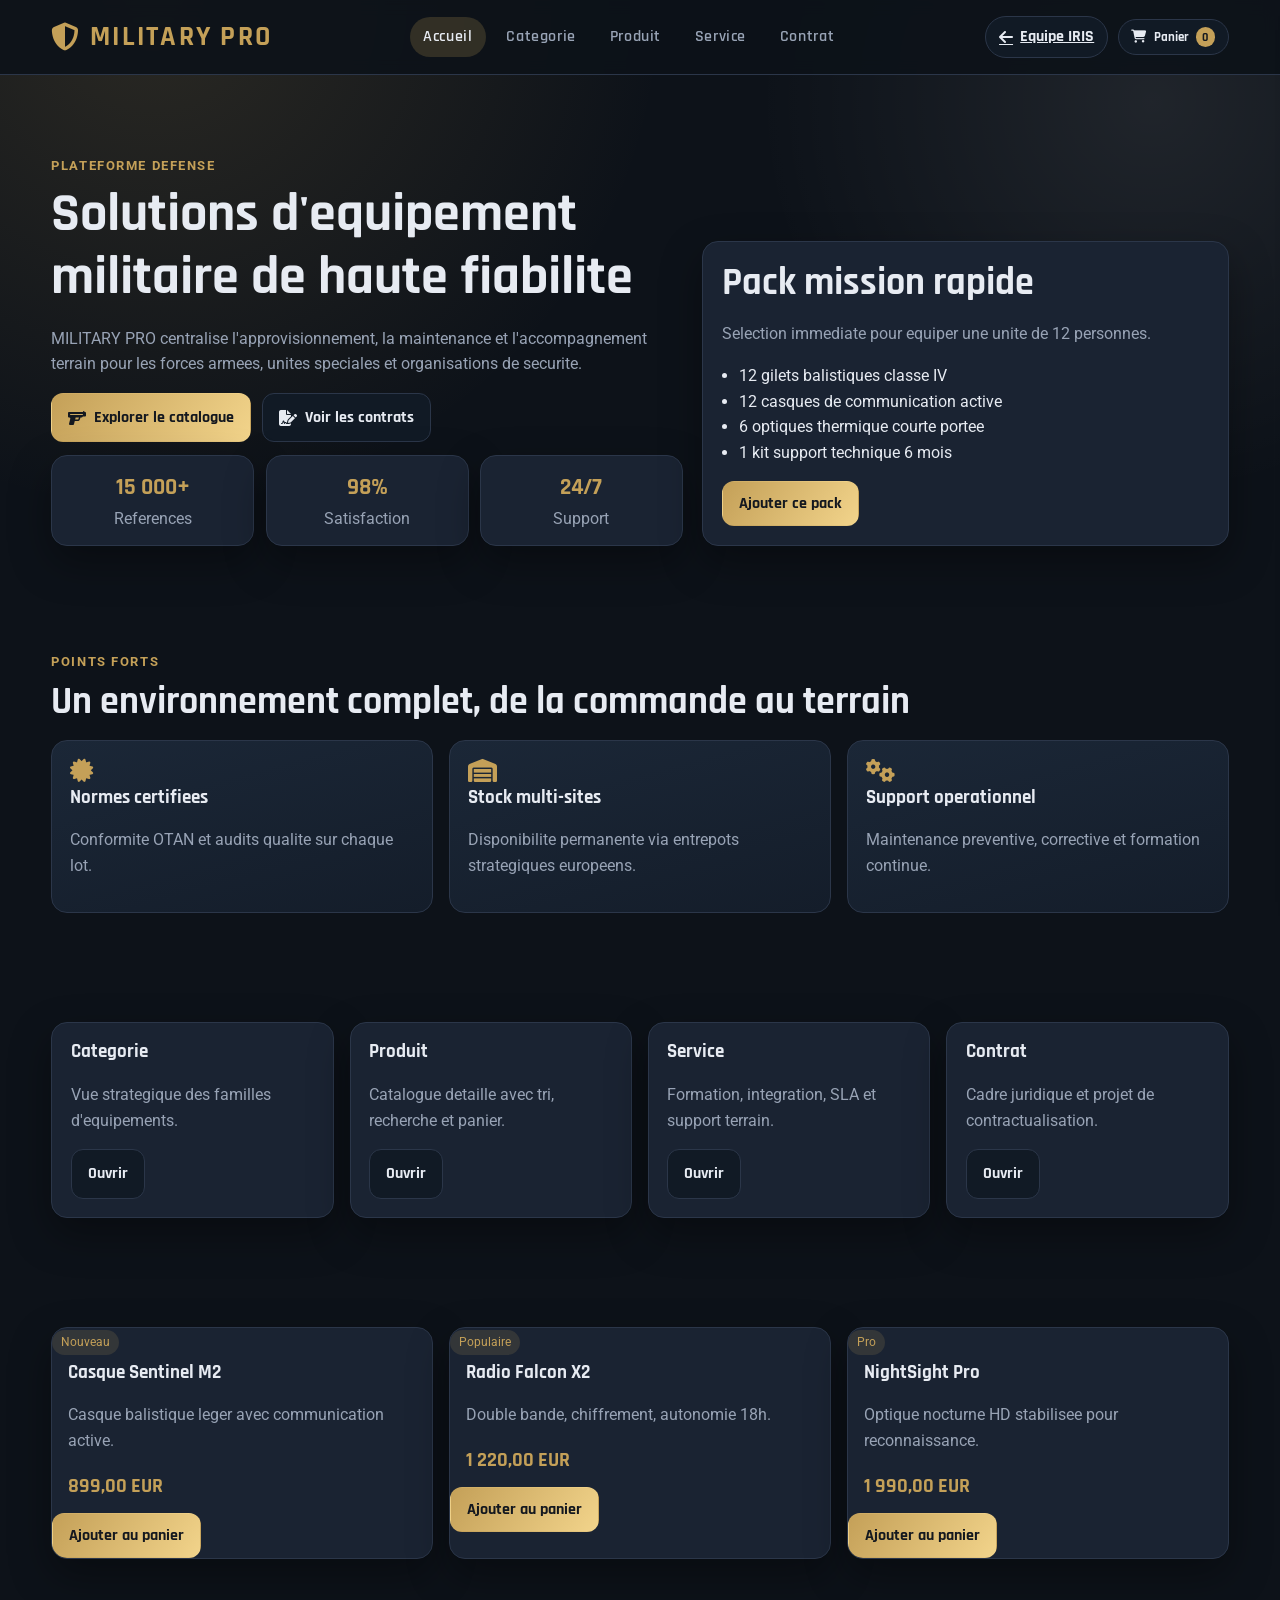
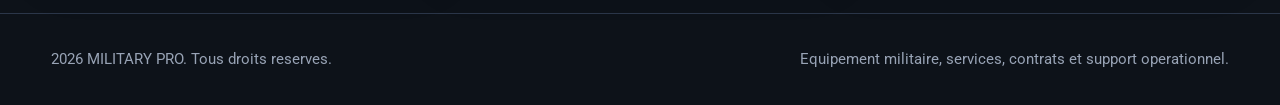
<file: site-léquipement/index.html>
<!-- =============================================================
     index.html — Page d'accueil
     Héros, pack rapide, points forts, navigation et produits vedette
     Dépendances : styles.css, script.js (panier partagé)
     ============================================================= -->
<!DOCTYPE html>
<html lang="fr">

<head>
  <meta charset="UTF-8">
  <meta name="viewport" content="width=device-width, initial-scale=1.0">
  <meta name="description" content="MILITARY PRO - Accueil, equipements, categories, services, contrats et panier.">
  <title>MILITARY PRO | Accueil</title>
  <link rel="preconnect" href="https://fonts.googleapis.com">
  <link rel="preconnect" href="https://fonts.gstatic.com" crossorigin>
  <link
    href="https://fonts.googleapis.com/css2?family=Rajdhani:wght@400;500;600;700&family=Roboto:wght@300;400;500;700&display=swap"
    rel="stylesheet">
  <link rel="stylesheet" href="https://cdnjs.cloudflare.com/ajax/libs/font-awesome/6.4.0/css/all.min.css">
  <link rel="stylesheet" href="styles.css">
</head>

<body>

  <!-- ─── EN-TÊTE & NAVIGATION PRINCIPALE ─────────────────────── -->
  <header class="site-header">
    <div class="container nav-wrap">
      <a href="index.html" class="logo"><i class="fas fa-shield-halved"></i> MILITARY PRO</a>
      <button class="menu-btn" aria-label="Ouvrir le menu" aria-expanded="false">☰</button>
      <nav class="site-nav" id="site-nav">
        <a class="is-current" href="index.html">Accueil</a>
        <a href="categorie.html">Categorie</a>
        <a href="produit.html">Produit</a>
        <a href="service.html">Service</a>
        <a href="contrat.html">Contrat</a>
      </nav>
      <div class="header-actions">
        <a class="icon-btn" href="../index.html" title="Retour au site de l'équipe IRIS"><i
            class="fas fa-arrow-left"></i><span>Equipe IRIS</span></a>
        <button class="icon-btn js-open-cart" type="button"><i class="fas fa-cart-shopping"></i><span>Panier</span><span
            class="badge js-cart-count">0</span></button>
      </div>
    </div>
  </header>

  <!-- ─── CONTENU PRINCIPAL ────────────────────────────────────── -->
  <main>

    <!-- Héros : accroche, métriques et pack mission rapide -->
    <section class="hero">
      <div class="container hero-grid">
        <div>
          <span class="kicker">Plateforme Defense</span>
          <h1>Solutions d'equipement militaire de haute fiabilite</h1>
          <p class="text-muted">
            MILITARY PRO centralise l'approvisionnement, la maintenance et l'accompagnement terrain
            pour les forces armees, unites speciales et organisations de securite.
          </p>
          <div class="hero-actions">
            <a class="btn btn-primary" href="produit.html"><i class="fas fa-gun"></i> Explorer le catalogue</a>
            <a class="btn btn-outline" href="contrat.html"><i class="fas fa-file-signature"></i> Voir les contrats</a>
          </div>
          <div class="metrics">
            <article class="metric"><strong>15 000+</strong><span class="text-muted">References</span></article>
            <article class="metric"><strong>98%</strong><span class="text-muted">Satisfaction</span></article>
            <article class="metric"><strong>24/7</strong><span class="text-muted">Support</span></article>
          </div>
        </div>
        <aside class="hero-panel">
          <h2 class="section-title">Pack mission rapide</h2>
          <p class="text-muted">Selection immediate pour equiper une unite de 12 personnes.</p>
          <ul>
            <li>12 gilets balistiques classe IV</li>
            <li>12 casques de communication active</li>
            <li>6 optiques thermique courte portee</li>
            <li>1 kit support technique 6 mois</li>
          </ul>
          <div class="hero-actions">
            <button class="btn btn-primary js-add-cart" type="button" data-id="pack-unite-12"
              data-name="Pack unite 12 operateurs" data-price="18990">
              Ajouter ce pack
            </button>
          </div>
        </aside>
      </div>
    </section>

    <!-- Points forts de la plateforme (3 feature cards) -->
    <section class="section">
      <div class="container">
        <span class="kicker">Points forts</span>
        <h2 class="section-title">Un environnement complet, de la commande au terrain</h2>
        <div class="feature-grid">
          <article class="feature-card">
            <i class="fas fa-certificate"></i>
            <h3>Normes certifiees</h3>
            <p class="text-muted">Conformite OTAN et audits qualite sur chaque lot.</p>
          </article>
          <article class="feature-card">
            <i class="fas fa-warehouse"></i>
            <h3>Stock multi-sites</h3>
            <p class="text-muted">Disponibilite permanente via entrepots strategiques europeens.</p>
          </article>
          <article class="feature-card">
            <i class="fas fa-gears"></i>
            <h3>Support operationnel</h3>
            <p class="text-muted">Maintenance preventive, corrective et formation continue.</p>
          </article>
        </div>
      </div>
    </section>

    <!-- Navigation rapide vers les 4 pages principales -->
    <section class="section">
      <div class="container cards-grid cards-4">
        <article class="card">
          <h3>Categorie</h3>
          <p class="text-muted">Vue strategique des familles d'equipements.</p>
          <a class="btn btn-outline" href="categorie.html">Ouvrir</a>
        </article>
        <article class="card">
          <h3>Produit</h3>
          <p class="text-muted">Catalogue detaille avec tri, recherche et panier.</p>
          <a class="btn btn-outline" href="produit.html">Ouvrir</a>
        </article>
        <article class="card">
          <h3>Service</h3>
          <p class="text-muted">Formation, integration, SLA et support terrain.</p>
          <a class="btn btn-outline" href="service.html">Ouvrir</a>
        </article>
        <article class="card">
          <h3>Contrat</h3>
          <p class="text-muted">Cadre juridique et projet de contractualisation.</p>
          <a class="btn btn-outline" href="contrat.html">Ouvrir</a>
        </article>
      </div>
    </section>

    <!-- Sélection produits vedette (aperçu catalogue) -->
    <section class="section">
      <div class="container cards-grid cards-3">
        <article class="card product">
          <span class="tag">Nouveau</span>
          <h3>Casque Sentinel M2</h3>
          <p class="text-muted">Casque balistique leger avec communication active.</p>
          <span class="product-price">899,00 EUR</span>
          <button class="btn btn-primary js-add-cart" type="button" data-id="casque-sentinel-m2"
            data-name="Casque Sentinel M2" data-price="899">Ajouter au panier</button>
        </article>
        <article class="card product">
          <span class="tag">Populaire</span>
          <h3>Radio Falcon X2</h3>
          <p class="text-muted">Double bande, chiffrement, autonomie 18h.</p>
          <span class="product-price">1 220,00 EUR</span>
          <button class="btn btn-primary js-add-cart" type="button" data-id="radio-falcon-x2"
            data-name="Radio Falcon X2" data-price="1220">Ajouter au panier</button>
        </article>
        <article class="card product">
          <span class="tag">Pro</span>
          <h3>NightSight Pro</h3>
          <p class="text-muted">Optique nocturne HD stabilisee pour reconnaissance.</p>
          <span class="product-price">1 990,00 EUR</span>
          <button class="btn btn-primary js-add-cart" type="button" data-id="nightsight-pro" data-name="NightSight Pro"
            data-price="1990">Ajouter au panier</button>
        </article>
      </div>
    </section>
  </main>

  <!-- ─── PIED DE PAGE ─────────────────────────────────────────── -->
  <footer class="site-footer">
    <div class="container footer-wrap">
      <p>2026 MILITARY PRO. Tous droits reserves.</p>
      <p>Equipement militaire, services, contrats et support operationnel.</p>
    </div>
  </footer>

  <!-- ─── TIROIR PANIER (partagé sur toutes les pages) ──────────── -->
  <div class="cart-backdrop" id="cart-backdrop"></div>
  <aside class="cart-drawer" id="cart-drawer" aria-hidden="true">
    <header class="cart-header">
      <div class="cart-title-row">
        <h2 class="section-title">Votre panier</h2>
        <button class="icon-btn js-close-cart" type="button">Fermer</button>
      </div>
      <p class="text-muted">Le panier est partage entre toutes les pages.</p>
    </header>
    <div class="cart-body">
      <ul class="cart-list" id="cart-list"></ul>
    </div>
    <footer class="cart-footer">
      <p class="cart-summary">Articles: <strong id="cart-items-total">0</strong></p>
      <p class="cart-summary">Total: <strong id="cart-price-total">0 EUR</strong></p>
      <div class="hero-actions">
        <button class="btn btn-outline" id="clear-cart" type="button">Vider</button>
        <button class="btn btn-primary" id="checkout-cart" type="button">Valider</button>
      </div>
    </footer>
  </aside>

  <!-- Toast de notification + script partagé (menu, panier, filtres) -->
  <div class="toast" id="toast"></div>
  <script src="script.js"></script>
</body>

</html>
</file>
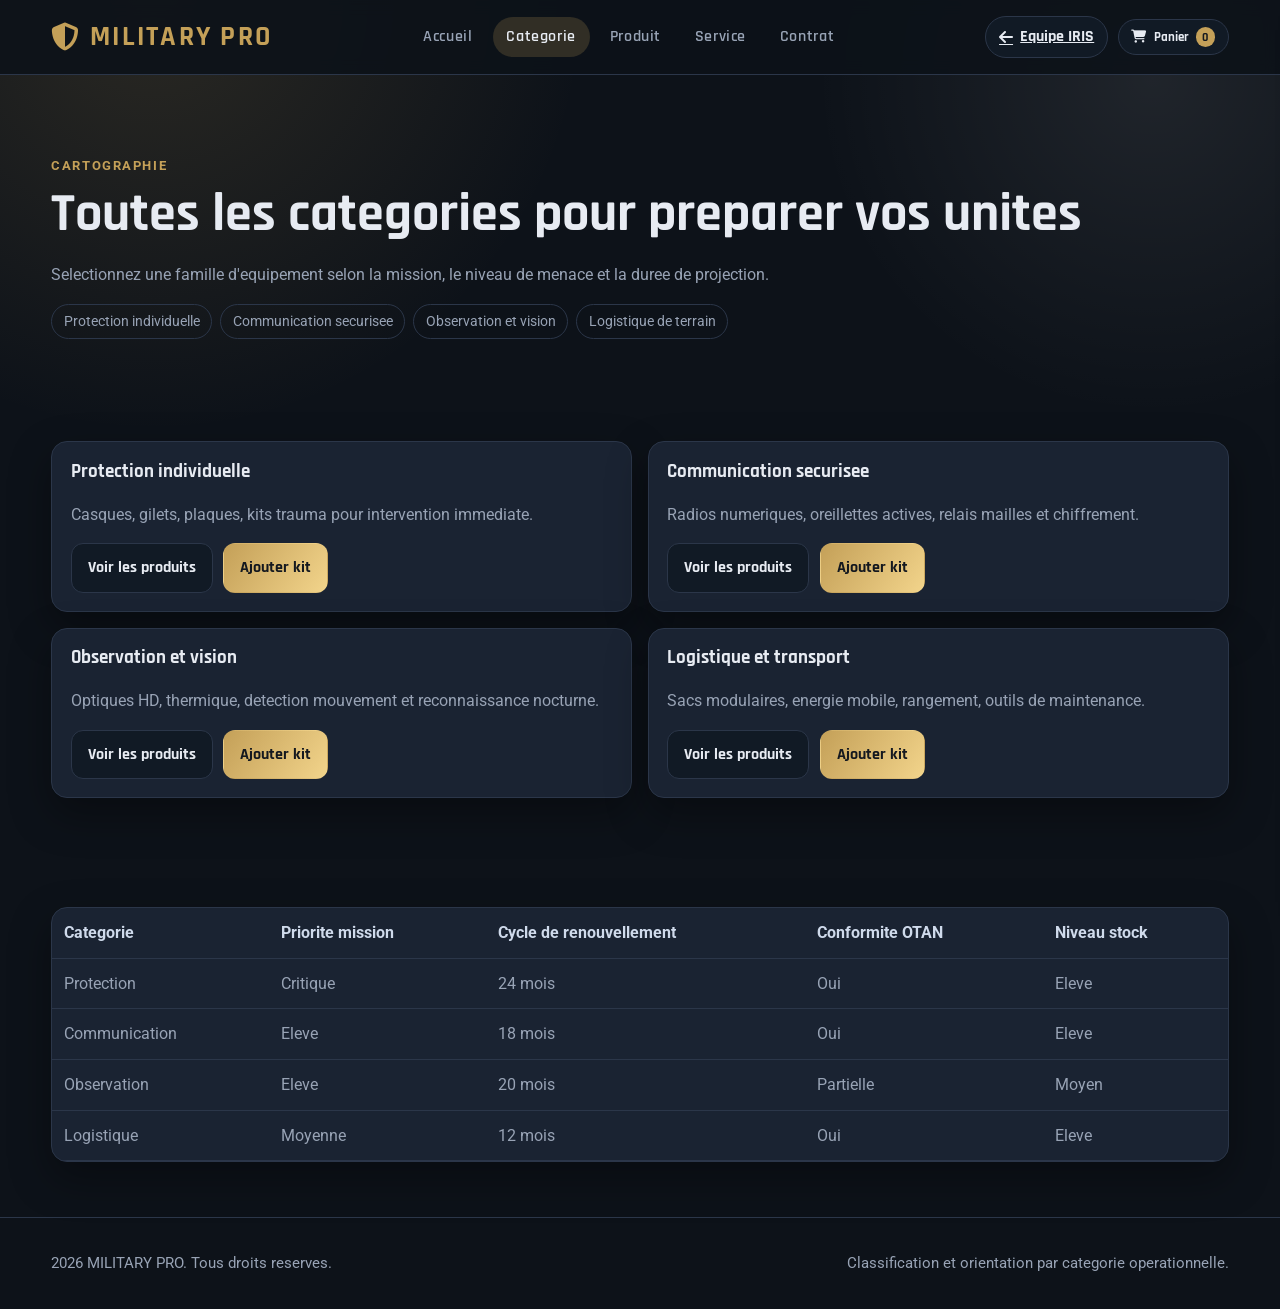
<file: site-léquipement/categorie.html>
<!-- =============================================================
     categorie.html — Page catégories
     Vue d'ensemble des 4 familles d'équipement + tableau comparatif
     Dépendances : styles.css, script.js (panier partagé)
     ============================================================= -->
<!DOCTYPE html>
<html lang="fr">

<head>
  <meta charset="UTF-8">
  <meta name="viewport" content="width=device-width, initial-scale=1.0">
  <meta name="description" content="MILITARY PRO - Categories d'equipement militaire.">
  <title>MILITARY PRO | Categorie</title>
  <link rel="preconnect" href="https://fonts.googleapis.com">
  <link rel="preconnect" href="https://fonts.gstatic.com" crossorigin>
  <link
    href="https://fonts.googleapis.com/css2?family=Rajdhani:wght@400;500;600;700&family=Roboto:wght@300;400;500;700&display=swap"
    rel="stylesheet">
  <link rel="stylesheet" href="https://cdnjs.cloudflare.com/ajax/libs/font-awesome/6.4.0/css/all.min.css">
  <link rel="stylesheet" href="styles.css">
</head>

<body>

  <!-- ─── EN-TÊTE & NAVIGATION PRINCIPALE ─────────────────────── -->
  <header class="site-header">
    <div class="container nav-wrap">
      <a href="index.html" class="logo"><i class="fas fa-shield-halved"></i> MILITARY PRO</a>
      <button class="menu-btn" aria-label="Ouvrir le menu" aria-expanded="false">☰</button>
      <nav class="site-nav" id="site-nav">
        <a href="index.html">Accueil</a>
        <a class="is-current" href="categorie.html">Categorie</a>
        <a href="produit.html">Produit</a>
        <a href="service.html">Service</a>
        <a href="contrat.html">Contrat</a>
      </nav>
      <div class="header-actions">
        <a class="icon-btn" href="../index.html" title="Retour au site de l'équipe IRIS"><i
            class="fas fa-arrow-left"></i><span>Equipe IRIS</span></a>
        <button class="icon-btn js-open-cart" type="button"><i class="fas fa-cart-shopping"></i><span>Panier</span><span
            class="badge js-cart-count">0</span></button>
      </div>
    </div>
  </header>

  <!-- ─── CONTENU PRINCIPAL ────────────────────────────────────── -->
  <main>

    <!-- Héros : titre de page + pills de familles d'équipement -->
    <section class="page-hero">
      <div class="container">
        <span class="kicker">Cartographie</span>
        <h1>Toutes les categories pour preparer vos unites</h1>
        <p class="text-muted">Selectionnez une famille d'equipement selon la mission, le niveau de menace et la duree de
          projection.</p>
        <div class="pill-row">
          <span class="pill">Protection individuelle</span>
          <span class="pill">Communication securisee</span>
          <span class="pill">Observation et vision</span>
          <span class="pill">Logistique de terrain</span>
        </div>
      </div>
    </section>

    <!-- 4 cartes catégories avec liens et ajout de kit au panier -->
    <section class="section">
      <div class="container cards-grid cards-2">
        <article class="card">
          <h3>Protection individuelle</h3>
          <p class="text-muted">Casques, gilets, plaques, kits trauma pour intervention immediate.</p>
          <div class="hero-actions">
            <a class="btn btn-outline js-category-pick" data-filter="armure" href="produit.html">Voir les produits</a>
            <button class="btn btn-primary js-add-cart" type="button" data-id="starter-protection"
              data-name="Starter protection (x4)" data-price="4790">Ajouter kit</button>
          </div>
        </article>
        <article class="card">
          <h3>Communication securisee</h3>
          <p class="text-muted">Radios numeriques, oreillettes actives, relais mailles et chiffrement.</p>
          <div class="hero-actions">
            <a class="btn btn-outline js-category-pick" data-filter="communication" href="produit.html">Voir les
              produits</a>
            <button class="btn btn-primary js-add-cart" type="button" data-id="starter-comms"
              data-name="Starter communication (x4)" data-price="3290">Ajouter kit</button>
          </div>
        </article>
        <article class="card">
          <h3>Observation et vision</h3>
          <p class="text-muted">Optiques HD, thermique, detection mouvement et reconnaissance nocturne.</p>
          <div class="hero-actions">
            <a class="btn btn-outline js-category-pick" data-filter="optique" href="produit.html">Voir les produits</a>
            <button class="btn btn-primary js-add-cart" type="button" data-id="starter-optique"
              data-name="Starter optique (x2)" data-price="3980">Ajouter kit</button>
          </div>
        </article>
        <article class="card">
          <h3>Logistique et transport</h3>
          <p class="text-muted">Sacs modulaires, energie mobile, rangement, outils de maintenance.</p>
          <div class="hero-actions">
            <a class="btn btn-outline js-category-pick" data-filter="logistique" href="produit.html">Voir les
              produits</a>
            <button class="btn btn-primary js-add-cart" type="button" data-id="starter-logistique"
              data-name="Starter logistique (x6)" data-price="2190">Ajouter kit</button>
          </div>
        </article>
      </div>
    </section>

    <!-- Tableau comparatif : priorité, renouvellement, conformité -->
    <section class="section">
      <div class="container table-wrap">
        <table>
          <thead>
            <tr>
              <th>Categorie</th>
              <th>Priorite mission</th>
              <th>Cycle de renouvellement</th>
              <th>Conformite OTAN</th>
              <th>Niveau stock</th>
            </tr>
          </thead>
          <tbody>
            <tr>
              <td>Protection</td>
              <td>Critique</td>
              <td>24 mois</td>
              <td>Oui</td>
              <td>Eleve</td>
            </tr>
            <tr>
              <td>Communication</td>
              <td>Eleve</td>
              <td>18 mois</td>
              <td>Oui</td>
              <td>Eleve</td>
            </tr>
            <tr>
              <td>Observation</td>
              <td>Eleve</td>
              <td>20 mois</td>
              <td>Partielle</td>
              <td>Moyen</td>
            </tr>
            <tr>
              <td>Logistique</td>
              <td>Moyenne</td>
              <td>12 mois</td>
              <td>Oui</td>
              <td>Eleve</td>
            </tr>
          </tbody>
        </table>
      </div>
    </section>
  </main>

  <!-- ─── PIED DE PAGE ─────────────────────────────────────────── -->
  <footer class="site-footer">
    <div class="container footer-wrap">
      <p>2026 MILITARY PRO. Tous droits reserves.</p>
      <p>Classification et orientation par categorie operationnelle.</p>
    </div>
  </footer>

  <!-- ─── TIROIR PANIER (partagé sur toutes les pages) ──────────── -->
  <div class="cart-backdrop" id="cart-backdrop"></div>
  <aside class="cart-drawer" id="cart-drawer" aria-hidden="true">
    <header class="cart-header">
      <div class="cart-title-row">
        <h2 class="section-title">Votre panier</h2>
        <button class="icon-btn js-close-cart" type="button">Fermer</button>
      </div>
      <p class="text-muted">Le panier est partage entre toutes les pages.</p>
    </header>
    <div class="cart-body">
      <ul class="cart-list" id="cart-list"></ul>
    </div>
    <footer class="cart-footer">
      <p class="cart-summary">Articles: <strong id="cart-items-total">0</strong></p>
      <p class="cart-summary">Total: <strong id="cart-price-total">0 EUR</strong></p>
      <div class="hero-actions">
        <button class="btn btn-outline" id="clear-cart" type="button">Vider</button>
        <button class="btn btn-primary" id="checkout-cart" type="button">Valider</button>
      </div>
    </footer>
  </aside>

  <!-- Toast de notification + script partagé (menu, panier, filtres) -->
  <div class="toast" id="toast"></div>
  <script src="script.js"></script>
</body>

</html>
</file>
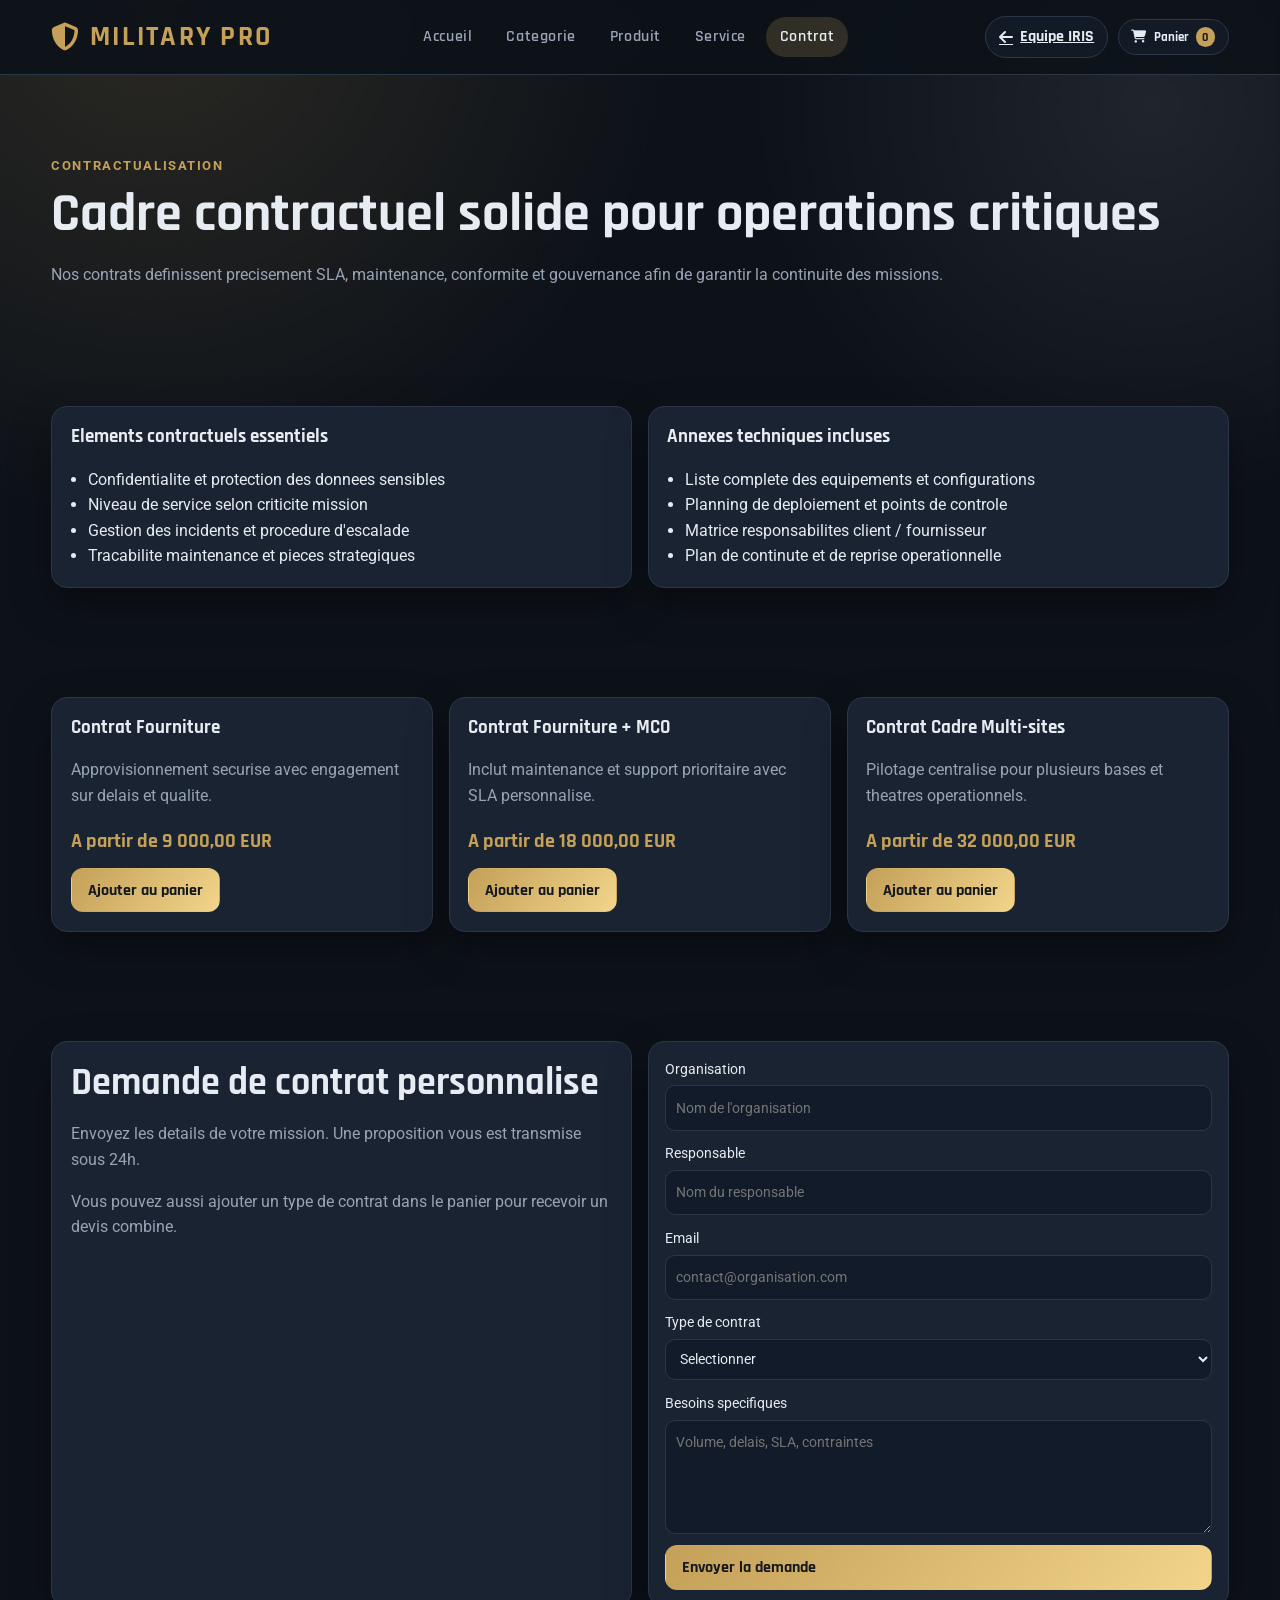
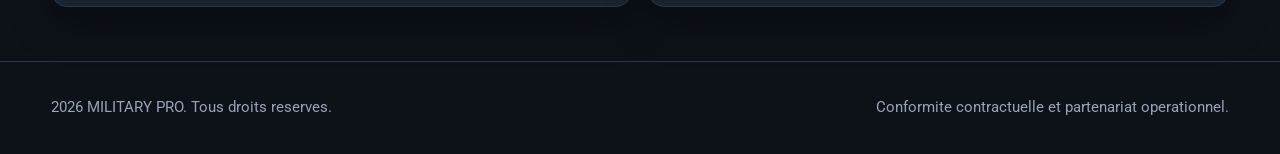
<file: site-léquipement/contrat.html>
<!-- =============================================================
     contrat.html — Page contrats
     Clauses essentielles, 3 types de contrats et formulaire de demande
     Dépendances : styles.css, script.js (panier partagé)
     ============================================================= -->
<!DOCTYPE html>
<html lang="fr">

<head>
  <meta charset="UTF-8">
  <meta name="viewport" content="width=device-width, initial-scale=1.0">
  <meta name="description" content="MILITARY PRO - Contrat, SLA et partenariat.">
  <title>MILITARY PRO | Contrat</title>
  <link rel="preconnect" href="https://fonts.googleapis.com">
  <link rel="preconnect" href="https://fonts.gstatic.com" crossorigin>
  <link
    href="https://fonts.googleapis.com/css2?family=Rajdhani:wght@400;500;600;700&family=Roboto:wght@300;400;500;700&display=swap"
    rel="stylesheet">
  <link rel="stylesheet" href="https://cdnjs.cloudflare.com/ajax/libs/font-awesome/6.4.0/css/all.min.css">
  <link rel="stylesheet" href="styles.css">
</head>

<body>

  <!-- ─── EN-TÊTE & NAVIGATION PRINCIPALE ─────────────────────── -->
  <header class="site-header">
    <div class="container nav-wrap">
      <a href="index.html" class="logo"><i class="fas fa-shield-halved"></i> MILITARY PRO</a>
      <button class="menu-btn" aria-label="Ouvrir le menu" aria-expanded="false">☰</button>
      <nav class="site-nav" id="site-nav">
        <a href="index.html">Accueil</a>
        <a href="categorie.html">Categorie</a>
        <a href="produit.html">Produit</a>
        <a href="service.html">Service</a>
        <a class="is-current" href="contrat.html">Contrat</a>
      </nav>
      <div class="header-actions">
        <a class="icon-btn" href="../index.html" title="Retour au site de l'équipe IRIS"><i
            class="fas fa-arrow-left"></i><span>Equipe IRIS</span></a>
        <button class="icon-btn js-open-cart" type="button"><i class="fas fa-cart-shopping"></i><span>Panier</span><span
            class="badge js-cart-count">0</span></button>
      </div>
    </div>
  </header>

  <!-- ─── CONTENU PRINCIPAL ────────────────────────────────────── -->
  <main>

    <!-- Héros : titre et description du cadre contractuel -->
    <section class="page-hero">
      <div class="container">
        <span class="kicker">Contractualisation</span>
        <h1>Cadre contractuel solide pour operations critiques</h1>
        <p class="text-muted">Nos contrats definissent precisement SLA, maintenance, conformite et gouvernance afin de
          garantir la continuite des missions.</p>
      </div>
    </section>

    <!-- Clauses essentielles et annexes techniques (2 cartes) -->
    <section class="section">
      <div class="container cards-grid cards-2">
        <article class="card">
          <h3>Elements contractuels essentiels</h3>
          <ul class="service-list">
            <li>Confidentialite et protection des donnees sensibles</li>
            <li>Niveau de service selon criticite mission</li>
            <li>Gestion des incidents et procedure d'escalade</li>
            <li>Tracabilite maintenance et pieces strategiques</li>
          </ul>
        </article>
        <article class="card">
          <h3>Annexes techniques incluses</h3>
          <ul class="service-list">
            <li>Liste complete des equipements et configurations</li>
            <li>Planning de deploiement et points de controle</li>
            <li>Matrice responsabilites client / fournisseur</li>
            <li>Plan de continute et de reprise operationnelle</li>
          </ul>
        </article>
      </div>
    </section>

    <!-- 3 types de contrats avec prix indicatifs et ajout au panier -->
    <section class="section">
      <div class="container cards-grid cards-3">
        <article class="card">
          <h3>Contrat Fourniture</h3>
          <p class="text-muted">Approvisionnement securise avec engagement sur delais et qualite.</p>
          <span class="product-price">A partir de 9 000,00 EUR</span>
          <button class="btn btn-primary js-add-cart" type="button" data-id="contrat-fourniture"
            data-name="Contrat Fourniture" data-price="9000">Ajouter au panier</button>
        </article>
        <article class="card">
          <h3>Contrat Fourniture + MCO</h3>
          <p class="text-muted">Inclut maintenance et support prioritaire avec SLA personnalise.</p>
          <span class="product-price">A partir de 18 000,00 EUR</span>
          <button class="btn btn-primary js-add-cart" type="button" data-id="contrat-mco"
            data-name="Contrat Fourniture + MCO" data-price="18000">Ajouter au panier</button>
        </article>
        <article class="card">
          <h3>Contrat Cadre Multi-sites</h3>
          <p class="text-muted">Pilotage centralise pour plusieurs bases et theatres operationnels.</p>
          <span class="product-price">A partir de 32 000,00 EUR</span>
          <button class="btn btn-primary js-add-cart" type="button" data-id="contrat-multisites"
            data-name="Contrat Cadre Multi-sites" data-price="32000">Ajouter au panier</button>
        </article>
      </div>
    </section>

    <!-- Description de l'offre personnalisée + formulaire de contact contrat -->
    <section class="section">
      <div class="container contact-grid">
        <article class="highlight">
          <h2 class="section-title">Demande de contrat personnalise</h2>
          <p class="text-muted">Envoyez les details de votre mission. Une proposition vous est transmise sous 24h.</p>
          <p class="text-muted">Vous pouvez aussi ajouter un type de contrat dans le panier pour recevoir un devis
            combine.</p>
        </article>
        <form class="contact-form" aria-label="Formulaire contrat">
          <label>Organisation
            <input type="text" required placeholder="Nom de l'organisation">
          </label>
          <label>Responsable
            <input type="text" required placeholder="Nom du responsable">
          </label>
          <label>Email
            <input type="email" required placeholder="contact@organisation.com">
          </label>
          <label>Type de contrat
            <select required>
              <option value="">Selectionner</option>
              <option>Fourniture simple</option>
              <option>Fourniture + maintenance</option>
              <option>Cadre multi-sites</option>
            </select>
          </label>
          <label>Besoins specifiques
            <textarea rows="4" required placeholder="Volume, delais, SLA, contraintes"></textarea>
          </label>
          <button class="btn btn-primary" type="submit">Envoyer la demande</button>
        </form>
      </div>
    </section>
  </main>

  <!-- ─── PIED DE PAGE ─────────────────────────────────────────── -->
  <footer class="site-footer">
    <div class="container footer-wrap">
      <p>2026 MILITARY PRO. Tous droits reserves.</p>
      <p>Conformite contractuelle et partenariat operationnel.</p>
    </div>
  </footer>

  <!-- ─── TIROIR PANIER (partagé sur toutes les pages) ──────────── -->
  <div class="cart-backdrop" id="cart-backdrop"></div>
  <aside class="cart-drawer" id="cart-drawer" aria-hidden="true">
    <header class="cart-header">
      <div class="cart-title-row">
        <h2 class="section-title">Votre panier</h2>
        <button class="icon-btn js-close-cart" type="button">Fermer</button>
      </div>
      <p class="text-muted">Le panier est partage entre toutes les pages.</p>
    </header>
    <div class="cart-body">
      <ul class="cart-list" id="cart-list"></ul>
    </div>
    <footer class="cart-footer">
      <p class="cart-summary">Articles: <strong id="cart-items-total">0</strong></p>
      <p class="cart-summary">Total: <strong id="cart-price-total">0 EUR</strong></p>
      <div class="hero-actions">
        <button class="btn btn-outline" id="clear-cart" type="button">Vider</button>
        <button class="btn btn-primary" id="checkout-cart" type="button">Valider</button>
      </div>
    </footer>
  </aside>

  <!-- Toast de notification + script partagé (menu, panier, filtres) -->
  <div class="toast" id="toast"></div>
  <script src="script.js"></script>
</body>

</html>
</file>
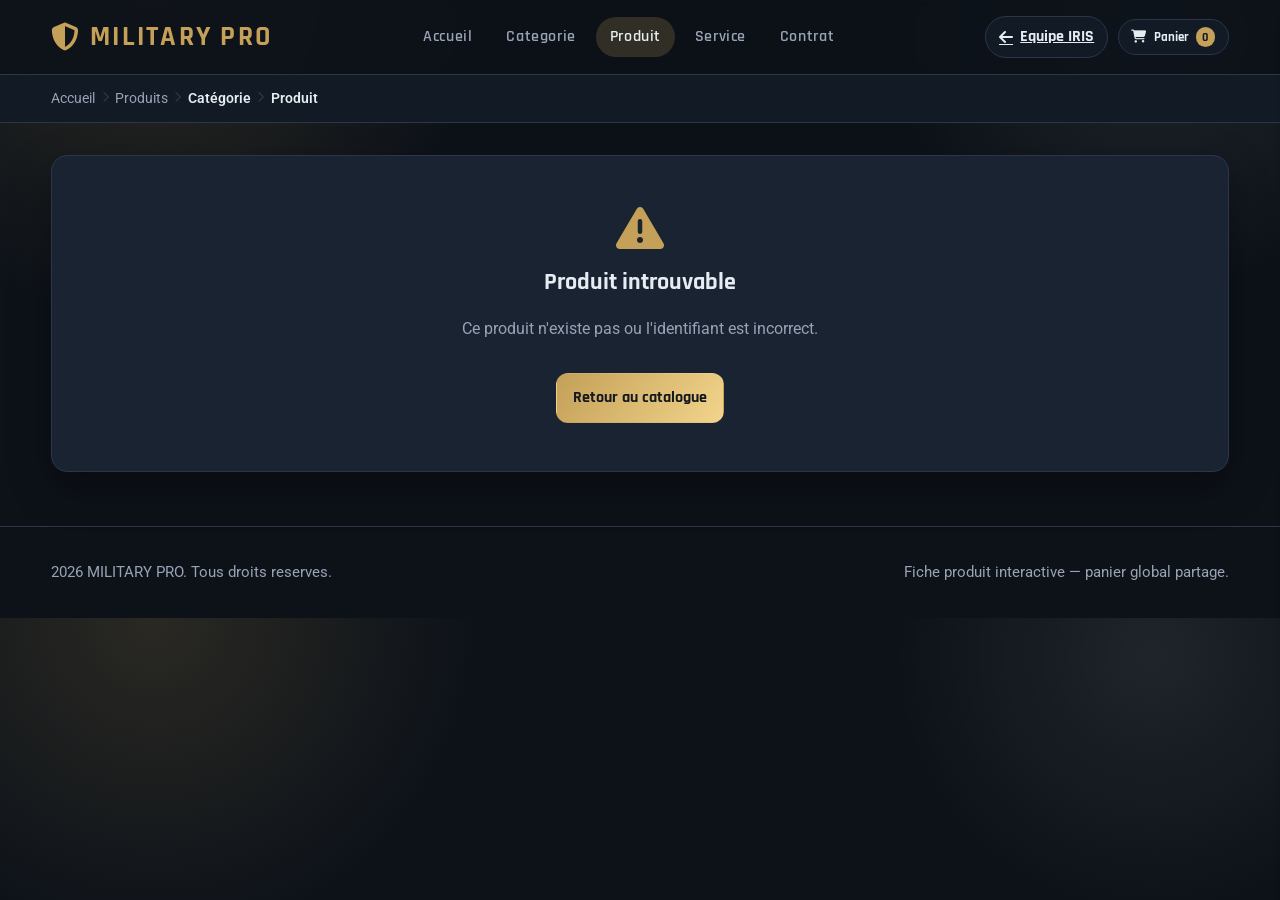
<file: site-léquipement/fiche-produit.html>
<!-- =============================================================
     fiche-produit.html — Page détail produit (style Amazon)
     Contenu chargé dynamiquement depuis l'URL (?id=product-id)
     Dépendances : styles.css, script.js
     ============================================================= -->
<!DOCTYPE html>
<html lang="fr">

<head>
  <meta charset="UTF-8">
  <meta name="viewport" content="width=device-width, initial-scale=1.0">
  <meta name="description" content="MILITARY PRO - Fiche produit détaillée.">
  <title id="page-title">MILITARY PRO | Produit</title>
  <link rel="preconnect" href="https://fonts.googleapis.com">
  <link rel="preconnect" href="https://fonts.gstatic.com" crossorigin>
  <link
    href="https://fonts.googleapis.com/css2?family=Rajdhani:wght@400;500;600;700&family=Roboto:wght@300;400;500;700&display=swap"
    rel="stylesheet">
  <link rel="stylesheet" href="https://cdnjs.cloudflare.com/ajax/libs/font-awesome/6.4.0/css/all.min.css">
  <link rel="stylesheet" href="styles.css">
</head>

<body>

  <!-- ─── EN-TÊTE & NAVIGATION PRINCIPALE ─────────────────────── -->
  <header class="site-header">
    <div class="container nav-wrap">
      <a href="index.html" class="logo"><i class="fas fa-shield-halved"></i> MILITARY PRO</a>
      <button class="menu-btn" aria-label="Ouvrir le menu" aria-expanded="false">☰</button>
      <nav class="site-nav" id="site-nav">
        <a href="index.html">Accueil</a>
        <a href="categorie.html">Categorie</a>
        <a class="is-current" href="produit.html">Produit</a>
        <a href="service.html">Service</a>
        <a href="contrat.html">Contrat</a>
      </nav>
      <div class="header-actions">
        <a class="icon-btn" href="../index.html" title="Retour au site de l'équipe IRIS"><i
            class="fas fa-arrow-left"></i><span>Equipe IRIS</span></a>
        <button class="icon-btn js-open-cart" type="button"><i class="fas fa-cart-shopping"></i><span>Panier</span><span
            class="badge js-cart-count">0</span></button>
      </div>
    </div>
  </header>

  <!-- ─── CONTENU PRINCIPAL ────────────────────────────────────── -->
  <main>

    <!-- Fil d'Ariane -->
    <section class="breadcrumb-bar">
      <div class="container">
        <nav class="breadcrumb" id="breadcrumb" aria-label="Fil d'Ariane">
          <a href="index.html">Accueil</a>
          <span class="bc-sep"><i class="fas fa-chevron-right"></i></span>
          <a href="produit.html">Produits</a>
          <span class="bc-sep"><i class="fas fa-chevron-right"></i></span>
          <span id="bc-category">Catégorie</span>
          <span class="bc-sep"><i class="fas fa-chevron-right"></i></span>
          <span id="bc-product">Produit</span>
        </nav>
      </div>
    </section>

    <!-- ─── ZONE PRODUIT PRINCIPALE ──────────────────────────── -->
    <section class="section product-detail-section" id="product-not-found" style="display:none;">
      <div class="container">
        <div class="card" style="text-align:center; padding: 3rem;">
          <i class="fas fa-triangle-exclamation" style="font-size:3rem; color:var(--accent); margin-bottom:1rem;"></i>
          <h2>Produit introuvable</h2>
          <p class="text-muted">Ce produit n'existe pas ou l'identifiant est incorrect.</p>
          <a href="produit.html" class="btn btn-primary" style="margin-top:1rem;">Retour au catalogue</a>
        </div>
      </div>
    </section>

    <section class="section product-detail-section" id="product-detail" style="display:none;">
      <div class="container">

        <!-- Grille principale : image gauche / infos droite -->
        <div class="pd-grid">

          <!-- ── Colonne image ── -->
          <div class="pd-gallery">
            <div class="pd-img-main" id="pd-img-main">
              <div class="pd-img-placeholder">
                <i id="pd-icon" class="fas fa-shield-halved"></i>
              </div>
            </div>
            <div class="pd-img-thumbs" id="pd-thumbs">
              <!-- Générés par JS -->
            </div>
          </div>

          <!-- ── Colonne infos ── -->
          <div class="pd-info">
            <span class="tag" id="pd-tag">Catégorie</span>
            <h1 class="pd-title" id="pd-title">Nom du produit</h1>

            <!-- Étoiles & avis -->
            <div class="pd-rating-row">
              <span class="pd-stars" id="pd-stars" aria-label="Note"></span>
              <span class="pd-rating-val" id="pd-rating-val">0</span>
              <span class="pd-reviews text-muted" id="pd-reviews">(0 avis)</span>
            </div>

            <!-- Prix -->
            <div class="pd-price-block">
              <span class="pd-price" id="pd-price">0 EUR</span>
              <span class="pd-vat text-muted">TTC — Hors frais de transport</span>
            </div>

            <!-- Points forts -->
            <ul class="pd-highlights" id="pd-highlights">
              <!-- Générés par JS -->
            </ul>

            <!-- Stock -->
            <div class="pd-stock" id="pd-stock">
              <i class="fas fa-circle-check" style="color:var(--success)"></i>
              <span id="pd-stock-label">En stock</span>
            </div>

            <!-- Sélecteur quantité + bouton panier -->
            <div class="pd-actions">
              <div class="pd-qty-wrap">
                <label for="pd-qty" class="pd-qty-label">Quantité</label>
                <div class="pd-qty-ctrl">
                  <button type="button" id="pd-qty-dec" class="pd-qty-btn" aria-label="Diminuer">−</button>
                  <input type="number" id="pd-qty" class="pd-qty-input" value="1" min="1" max="99">
                  <button type="button" id="pd-qty-inc" class="pd-qty-btn" aria-label="Augmenter">+</button>
                </div>
              </div>
              <button class="btn btn-primary pd-btn-cart" type="button" id="pd-add-cart">
                <i class="fas fa-cart-plus"></i> Ajouter au panier
              </button>
            </div>

            <!-- Avantages livraison / sécurité -->
            <div class="pd-badges">
              <span class="pd-badge"><i class="fas fa-truck-fast"></i> Livraison sécurisée</span>
              <span class="pd-badge"><i class="fas fa-rotate-left"></i> Retour 30 jours</span>
              <span class="pd-badge"><i class="fas fa-shield-halved"></i> Certifié OTAN</span>
            </div>
          </div>
        </div>

        <!-- ── Onglets description / spécifications / similaires ── -->
        <div class="pd-tabs-bar">
          <button class="pd-tab-btn is-active" data-tab="description">Description</button>
          <button class="pd-tab-btn" data-tab="specs">Spécifications</button>
          <button class="pd-tab-btn" data-tab="related">Produits similaires</button>
        </div>

        <div class="pd-tab-content" id="tab-description">
          <div class="card">
            <h3 class="section-title">Description complète</h3>
            <p id="pd-description" class="text-muted"></p>
          </div>
        </div>

        <div class="pd-tab-content" id="tab-specs" style="display:none;">
          <div class="card">
            <h3 class="section-title">Spécifications techniques</h3>
            <div class="table-wrap">
              <table id="pd-specs-table">
                <thead>
                  <tr>
                    <th>Caractéristique</th>
                    <th>Valeur</th>
                  </tr>
                </thead>
                <tbody id="pd-specs-body">
                  <!-- Générées par JS -->
                </tbody>
              </table>
            </div>
          </div>
        </div>

        <div class="pd-tab-content" id="tab-related" style="display:none;">
          <div class="card">
            <h3 class="section-title">Produits similaires</h3>
            <div class="cards-grid cards-3" id="pd-related-grid">
              <!-- Générées par JS -->
            </div>
          </div>
        </div>

      </div>
    </section>

  </main>

  <!-- ─── PIED DE PAGE ─────────────────────────────────────────── -->
  <footer class="site-footer">
    <div class="container footer-wrap">
      <p>2026 MILITARY PRO. Tous droits reserves.</p>
      <p>Fiche produit interactive — panier global partage.</p>
    </div>
  </footer>

  <!-- ─── TIROIR PANIER (partagé sur toutes les pages) ──────────── -->
  <div class="cart-backdrop" id="cart-backdrop"></div>
  <aside class="cart-drawer" id="cart-drawer" aria-hidden="true">
    <header class="cart-header">
      <div class="cart-title-row">
        <h2 class="section-title">Votre panier</h2>
        <button class="icon-btn js-close-cart" type="button">Fermer</button>
      </div>
      <p class="text-muted">Le panier est partage entre toutes les pages.</p>
    </header>
    <div class="cart-body">
      <ul class="cart-list" id="cart-list"></ul>
    </div>
    <footer class="cart-footer">
      <p class="cart-summary">Articles: <strong id="cart-items-total">0</strong></p>
      <p class="cart-summary">Total: <strong id="cart-price-total">0 EUR</strong></p>
      <div class="hero-actions">
        <button class="btn btn-outline" id="clear-cart" type="button">Vider</button>
        <button class="btn btn-primary" id="checkout-cart" type="button">Valider</button>
      </div>
    </footer>
  </aside>

  <div class="toast" id="toast"></div>
  <script src="script.js"></script>
</body>

</html>
</file>
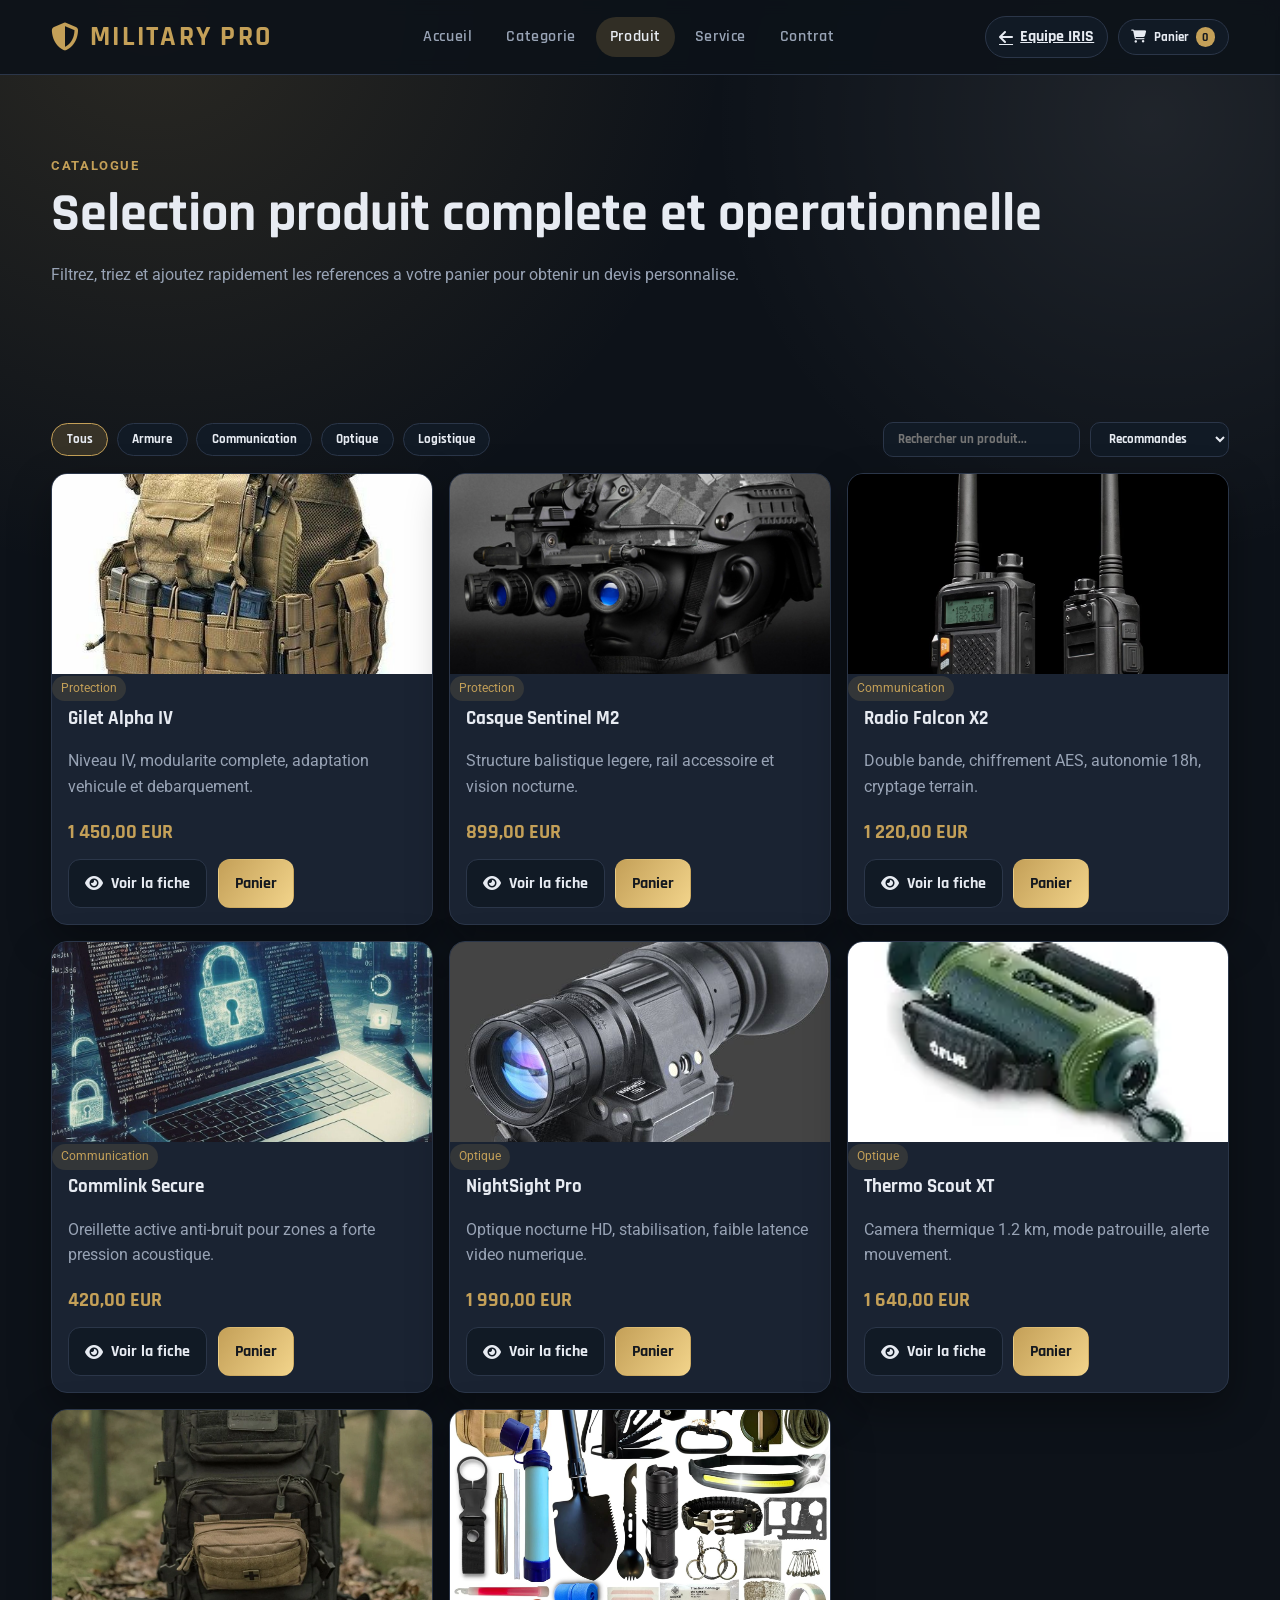
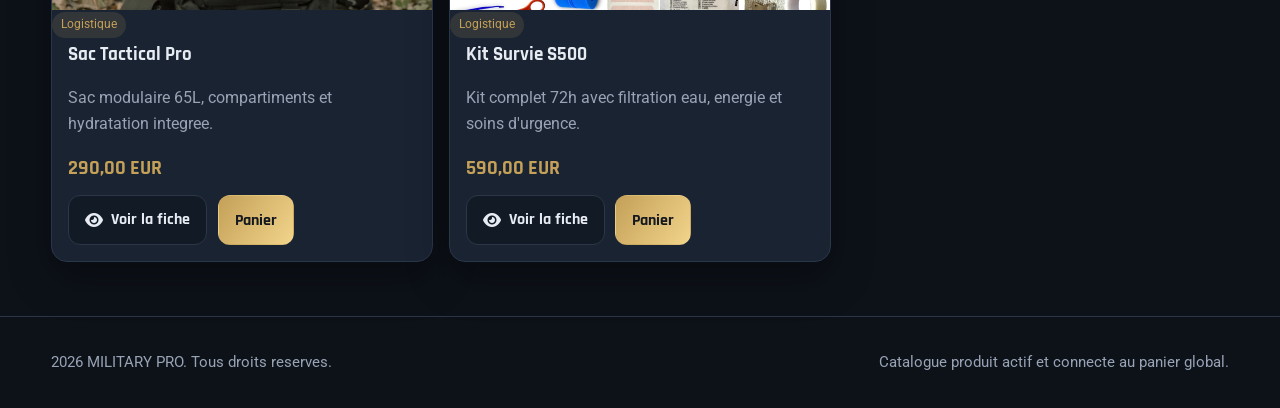
<file: site-léquipement/produit.html>
<!-- =============================================================
     produit.html — Catalogue produit
     8 produits filtrables par catégorie, recherche et tri
     Dépendances : styles.css, script.js (filtres + panier partagé)
     ============================================================= -->
<!DOCTYPE html>
<html lang="fr">

<head>
  <meta charset="UTF-8">
  <meta name="viewport" content="width=device-width, initial-scale=1.0">
  <meta name="description" content="MILITARY PRO - Catalogue produit avec filtres et panier.">
  <title>MILITARY PRO | Produit</title>
  <link rel="preconnect" href="https://fonts.googleapis.com">
  <link rel="preconnect" href="https://fonts.gstatic.com" crossorigin>
  <link
    href="https://fonts.googleapis.com/css2?family=Rajdhani:wght@400;500;600;700&family=Roboto:wght@300;400;500;700&display=swap"
    rel="stylesheet">
  <link rel="stylesheet" href="https://cdnjs.cloudflare.com/ajax/libs/font-awesome/6.4.0/css/all.min.css">
  <link rel="stylesheet" href="styles.css">
</head>

<body>

  <!-- ─── EN-TÊTE & NAVIGATION PRINCIPALE ─────────────────────── -->
  <header class="site-header">
    <div class="container nav-wrap">
      <a href="index.html" class="logo"><i class="fas fa-shield-halved"></i> MILITARY PRO</a>
      <button class="menu-btn" aria-label="Ouvrir le menu" aria-expanded="false">☰</button>
      <nav class="site-nav" id="site-nav">
        <a href="index.html">Accueil</a>
        <a href="categorie.html">Categorie</a>
        <a class="is-current" href="produit.html">Produit</a>
        <a href="service.html">Service</a>
        <a href="contrat.html">Contrat</a>
      </nav>
      <div class="header-actions">
        <a class="icon-btn" href="../index.html" title="Retour au site de l'équipe IRIS"><i
            class="fas fa-arrow-left"></i><span>Equipe IRIS</span></a>
        <button class="icon-btn js-open-cart" type="button"><i class="fas fa-cart-shopping"></i><span>Panier</span><span
            class="badge js-cart-count">0</span></button>
      </div>
    </div>
  </header>

  <!-- ─── CONTENU PRINCIPAL ────────────────────────────────────── -->
  <main>

    <!-- Héros : titre et description du catalogue -->
    <section class="page-hero">
      <div class="container">
        <span class="kicker">Catalogue</span>
        <h1>Selection produit complete et operationnelle</h1>
        <p class="text-muted">Filtrez, triez et ajoutez rapidement les references a votre panier pour obtenir un devis
          personnalise.</p>
      </div>
    </section>

    <!-- Barre de filtres (catégorie, recherche, tri) + grille de 8 produits -->
    <section class="section">
      <div class="container">
        <div class="hero-actions" style="justify-content: space-between; align-items: center;">
          <div class="filters">
            <button class="filter-btn js-filter-btn is-active" type="button" data-filter="all">Tous</button>
            <button class="filter-btn js-filter-btn" type="button" data-filter="armure">Armure</button>
            <button class="filter-btn js-filter-btn" type="button" data-filter="communication">Communication</button>
            <button class="filter-btn js-filter-btn" type="button" data-filter="optique">Optique</button>
            <button class="filter-btn js-filter-btn" type="button" data-filter="logistique">Logistique</button>
          </div>
          <div class="hero-actions" style="margin-top: 0;">
            <input class="search-input" id="search-products" type="search" placeholder="Rechercher un produit...">
            <select class="sort-select" id="sort-products">
              <option value="featured">Recommandes</option>
              <option value="price-low">Prix croissant</option>
              <option value="price-high">Prix decroissant</option>
              <option value="rating">Meilleure note</option>
            </select>
          </div>
        </div>

        <!-- Grille produits — 8 articles filtrables via data-category -->
        <div class="cards-grid cards-3" id="product-grid" style="margin-top: 1rem;">
          <!-- Armure : Protection individuelle -->
          <article class="card product" data-id="gilet-alpha-iv" data-name="Gilet Alpha IV" data-price="1450"
            data-category="armure" data-rating="4.8">
            <a href="fiche-produit.html?id=gilet-alpha-iv" class="product-img-link">
              <img src="imag/Gilet Alpha IV.jpg" alt="Gilet Alpha IV" class="product-card-img" loading="lazy">
            </a>
            <span class="tag">Protection</span>
            <h3><a class="product-link" href="fiche-produit.html?id=gilet-alpha-iv">Gilet Alpha IV</a></h3>
            <p class="text-muted">Niveau IV, modularite complete, adaptation vehicule et debarquement.</p>
            <span class="product-price">1 450,00 EUR</span>
            <div class="hero-actions" style="margin-top:0;">
              <a href="fiche-produit.html?id=gilet-alpha-iv" class="btn btn-outline"><i class="fas fa-eye"></i> Voir la
                fiche</a>
              <button class="btn btn-primary js-add-cart" type="button" data-id="gilet-alpha-iv"
                data-name="Gilet Alpha IV" data-price="1450">Panier</button>
            </div>
          </article>

          <article class="card product" data-id="casque-sentinel-m2" data-name="Casque Sentinel M2" data-price="899"
            data-category="armure" data-rating="4.7">
            <a href="fiche-produit.html?id=casque-sentinel-m2" class="product-img-link">
              <img src="imag/Casque Sentinel M2.jpg" alt="Casque Sentinel M2" class="product-card-img" loading="lazy">
            </a>
            <span class="tag">Protection</span>
            <h3><a class="product-link" href="fiche-produit.html?id=casque-sentinel-m2">Casque Sentinel M2</a></h3>
            <p class="text-muted">Structure balistique legere, rail accessoire et vision nocturne.</p>
            <span class="product-price">899,00 EUR</span>
            <div class="hero-actions" style="margin-top:0;">
              <a href="fiche-produit.html?id=casque-sentinel-m2" class="btn btn-outline"><i class="fas fa-eye"></i> Voir
                la fiche</a>
              <button class="btn btn-primary js-add-cart" type="button" data-id="casque-sentinel-m2"
                data-name="Casque Sentinel M2" data-price="899">Panier</button>
            </div>
          </article>

          <!-- Communication : Radios et oreillettes -->
          <article class="card product" data-id="radio-falcon-x2" data-name="Radio Falcon X2" data-price="1220"
            data-category="communication" data-rating="4.9">
            <a href="fiche-produit.html?id=radio-falcon-x2" class="product-img-link">
              <img src="imag/Radio falcon.jpg" alt="Radio Falcon X2" class="product-card-img" loading="lazy">
            </a>
            <span class="tag">Communication</span>
            <h3><a class="product-link" href="fiche-produit.html?id=radio-falcon-x2">Radio Falcon X2</a></h3>
            <p class="text-muted">Double bande, chiffrement AES, autonomie 18h, cryptage terrain.</p>
            <span class="product-price">1 220,00 EUR</span>
            <div class="hero-actions" style="margin-top:0;">
              <a href="fiche-produit.html?id=radio-falcon-x2" class="btn btn-outline"><i class="fas fa-eye"></i> Voir la
                fiche</a>
              <button class="btn btn-primary js-add-cart" type="button" data-id="radio-falcon-x2"
                data-name="Radio Falcon X2" data-price="1220">Panier</button>
            </div>
          </article>

          <article class="card product" data-id="commlink-secure" data-name="Commlink Secure" data-price="420"
            data-category="communication" data-rating="4.4">
            <a href="fiche-produit.html?id=commlink-secure" class="product-img-link">
              <img src="imag/Commlink Secure.jpg" alt="Commlink Secure" class="product-card-img" loading="lazy">
            </a>
            <span class="tag">Communication</span>
            <h3><a class="product-link" href="fiche-produit.html?id=commlink-secure">Commlink Secure</a></h3>
            <p class="text-muted">Oreillette active anti-bruit pour zones a forte pression acoustique.</p>
            <span class="product-price">420,00 EUR</span>
            <div class="hero-actions" style="margin-top:0;">
              <a href="fiche-produit.html?id=commlink-secure" class="btn btn-outline"><i class="fas fa-eye"></i> Voir la
                fiche</a>
              <button class="btn btn-primary js-add-cart" type="button" data-id="commlink-secure"
                data-name="Commlink Secure" data-price="420">Panier</button>
            </div>
          </article>

          <!-- Optique : Vision nocturne et thermique -->
          <article class="card product" data-id="nightsight-pro" data-name="NightSight Pro" data-price="1990"
            data-category="optique" data-rating="4.9">
            <a href="fiche-produit.html?id=nightsight-pro" class="product-img-link">
              <img src="imag/NightSight Pro.jpg" alt="NightSight Pro" class="product-card-img" loading="lazy">
            </a>
            <span class="tag">Optique</span>
            <h3><a class="product-link" href="fiche-produit.html?id=nightsight-pro">NightSight Pro</a></h3>
            <p class="text-muted">Optique nocturne HD, stabilisation, faible latence video numerique.</p>
            <span class="product-price">1 990,00 EUR</span>
            <div class="hero-actions" style="margin-top:0;">
              <a href="fiche-produit.html?id=nightsight-pro" class="btn btn-outline"><i class="fas fa-eye"></i> Voir la
                fiche</a>
              <button class="btn btn-primary js-add-cart" type="button" data-id="nightsight-pro"
                data-name="NightSight Pro" data-price="1990">Panier</button>
            </div>
          </article>

          <article class="card product" data-id="thermo-scout-xt" data-name="Thermo Scout XT" data-price="1640"
            data-category="optique" data-rating="4.8">
            <a href="fiche-produit.html?id=thermo-scout-xt" class="product-img-link">
              <img src="imag/Thermo Scout XT.webp" alt="Thermo Scout XT" class="product-card-img" loading="lazy">
            </a>
            <span class="tag">Optique</span>
            <h3><a class="product-link" href="fiche-produit.html?id=thermo-scout-xt">Thermo Scout XT</a></h3>
            <p class="text-muted">Camera thermique 1.2 km, mode patrouille, alerte mouvement.</p>
            <span class="product-price">1 640,00 EUR</span>
            <div class="hero-actions" style="margin-top:0;">
              <a href="fiche-produit.html?id=thermo-scout-xt" class="btn btn-outline"><i class="fas fa-eye"></i> Voir la
                fiche</a>
              <button class="btn btn-primary js-add-cart" type="button" data-id="thermo-scout-xt"
                data-name="Thermo Scout XT" data-price="1640">Panier</button>
            </div>
          </article>

          <!-- Logistique : Sacs et kits de survie -->
          <article class="card product" data-id="sac-tactical-pro" data-name="Sac Tactical Pro" data-price="290"
            data-category="logistique" data-rating="4.5">
            <a href="fiche-produit.html?id=sac-tactical-pro" class="product-img-link">
              <img src="imag/Sac Tactical Pro.webp" alt="Sac Tactical Pro" class="product-card-img" loading="lazy">
            </a>
            <span class="tag">Logistique</span>
            <h3><a class="product-link" href="fiche-produit.html?id=sac-tactical-pro">Sac Tactical Pro</a></h3>
            <p class="text-muted">Sac modulaire 65L, compartiments et hydratation integree.</p>
            <span class="product-price">290,00 EUR</span>
            <div class="hero-actions" style="margin-top:0;">
              <a href="fiche-produit.html?id=sac-tactical-pro" class="btn btn-outline"><i class="fas fa-eye"></i> Voir
                la fiche</a>
              <button class="btn btn-primary js-add-cart" type="button" data-id="sac-tactical-pro"
                data-name="Sac Tactical Pro" data-price="290">Panier</button>
            </div>
          </article>

          <article class="card product" data-id="kit-survie-s500" data-name="Kit Survie S500" data-price="590"
            data-category="logistique" data-rating="4.6">
            <a href="fiche-produit.html?id=kit-survie-s500" class="product-img-link">
              <img src="imag/Kit Survie S500.jpg" alt="Kit Survie S500" class="product-card-img" loading="lazy">
            </a>
            <span class="tag">Logistique</span>
            <h3><a class="product-link" href="fiche-produit.html?id=kit-survie-s500">Kit Survie S500</a></h3>
            <p class="text-muted">Kit complet 72h avec filtration eau, energie et soins d'urgence.</p>
            <span class="product-price">590,00 EUR</span>
            <div class="hero-actions" style="margin-top:0;">
              <a href="fiche-produit.html?id=kit-survie-s500" class="btn btn-outline"><i class="fas fa-eye"></i> Voir la
                fiche</a>
              <button class="btn btn-primary js-add-cart" type="button" data-id="kit-survie-s500"
                data-name="Kit Survie S500" data-price="590">Panier</button>
            </div>
          </article>
        </div>
      </div>
    </section>
  </main>

  <!-- ─── PIED DE PAGE ─────────────────────────────────────────── -->
  <footer class="site-footer">
    <div class="container footer-wrap">
      <p>2026 MILITARY PRO. Tous droits reserves.</p>
      <p>Catalogue produit actif et connecte au panier global.</p>
    </div>
  </footer>

  <!-- ─── TIROIR PANIER (partagé sur toutes les pages) ──────────── -->
  <div class="cart-backdrop" id="cart-backdrop"></div>
  <aside class="cart-drawer" id="cart-drawer" aria-hidden="true">
    <header class="cart-header">
      <div class="cart-title-row">
        <h2 class="section-title">Votre panier</h2>
        <button class="icon-btn js-close-cart" type="button">Fermer</button>
      </div>
      <p class="text-muted">Le panier est partage entre toutes les pages.</p>
    </header>
    <div class="cart-body">
      <ul class="cart-list" id="cart-list"></ul>
    </div>
    <footer class="cart-footer">
      <p class="cart-summary">Articles: <strong id="cart-items-total">0</strong></p>
      <p class="cart-summary">Total: <strong id="cart-price-total">0 EUR</strong></p>
      <div class="hero-actions">
        <button class="btn btn-outline" id="clear-cart" type="button">Vider</button>
        <button class="btn btn-primary" id="checkout-cart" type="button">Valider</button>
      </div>
    </footer>
  </aside>

  <!-- Toast de notification + script partagé (menu, panier, filtres) -->
  <div class="toast" id="toast"></div>
  <script src="script.js"></script>
</body>

</html>
</file>
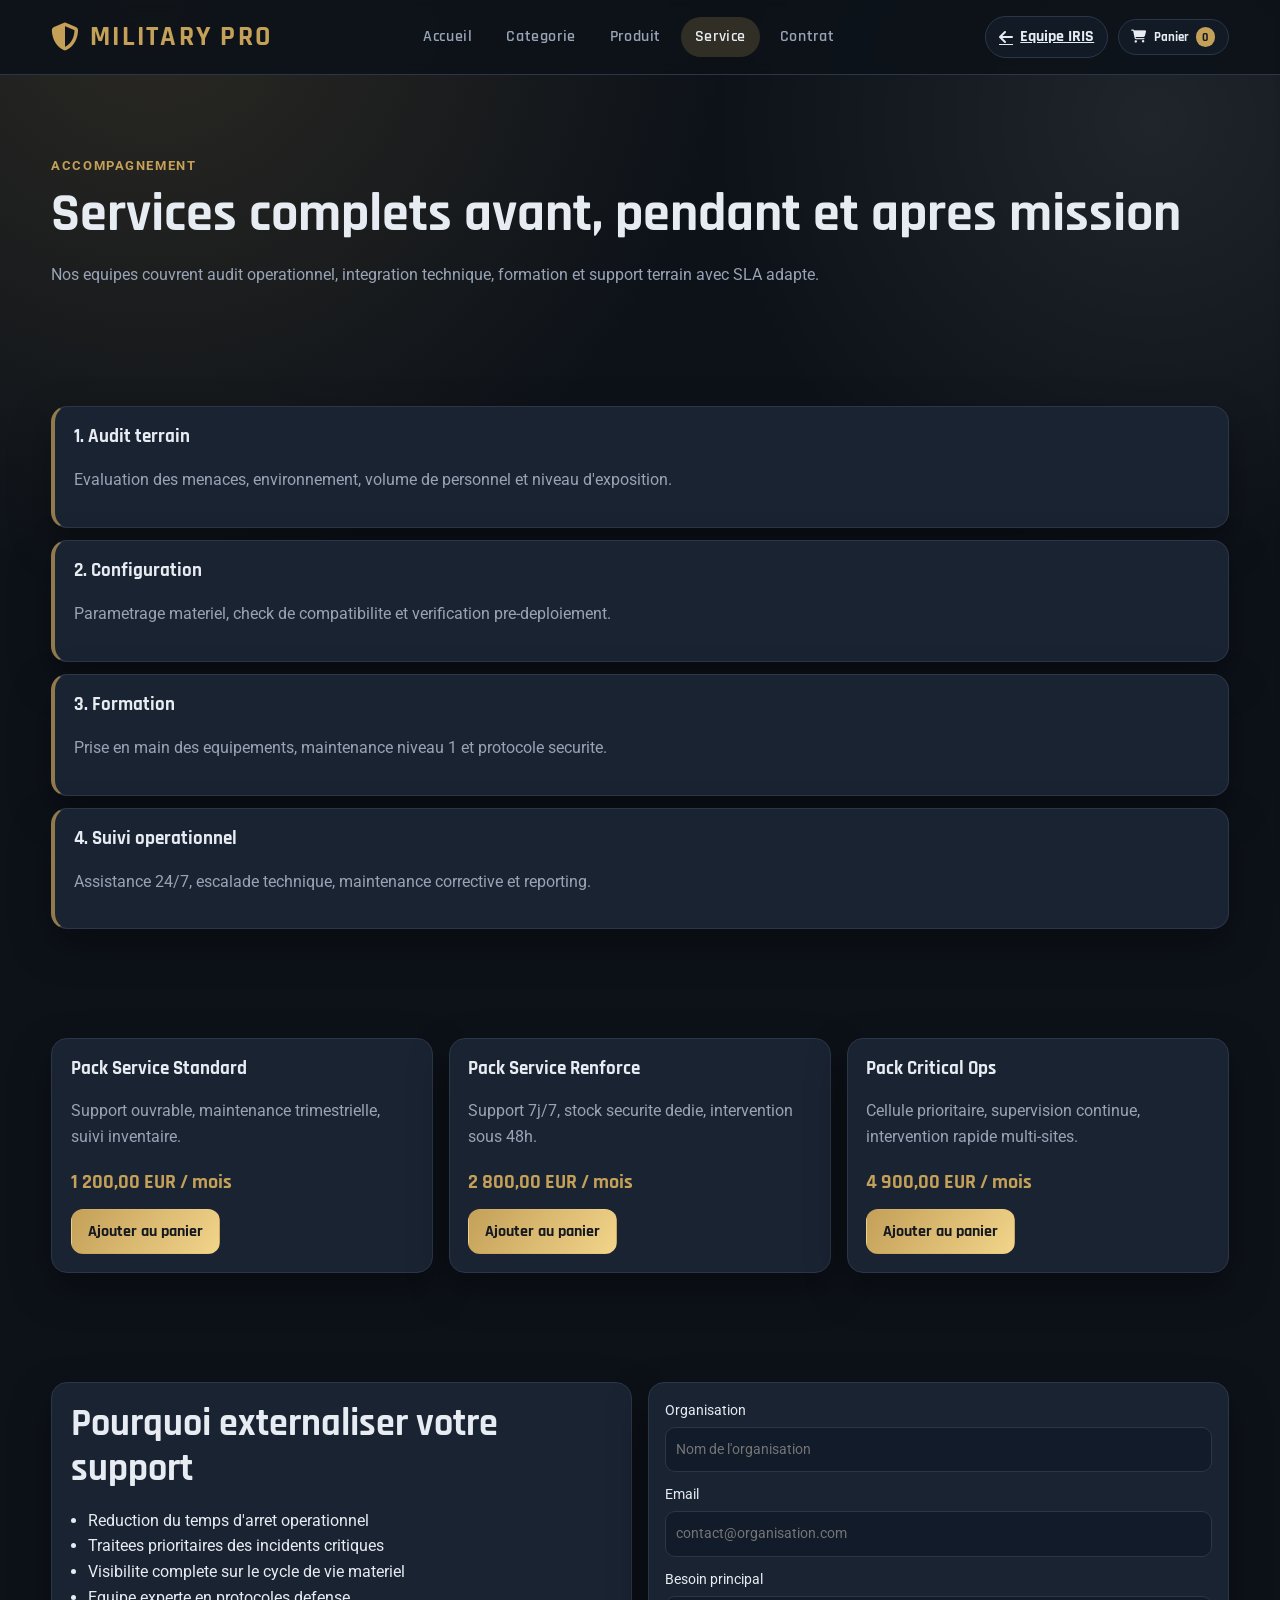
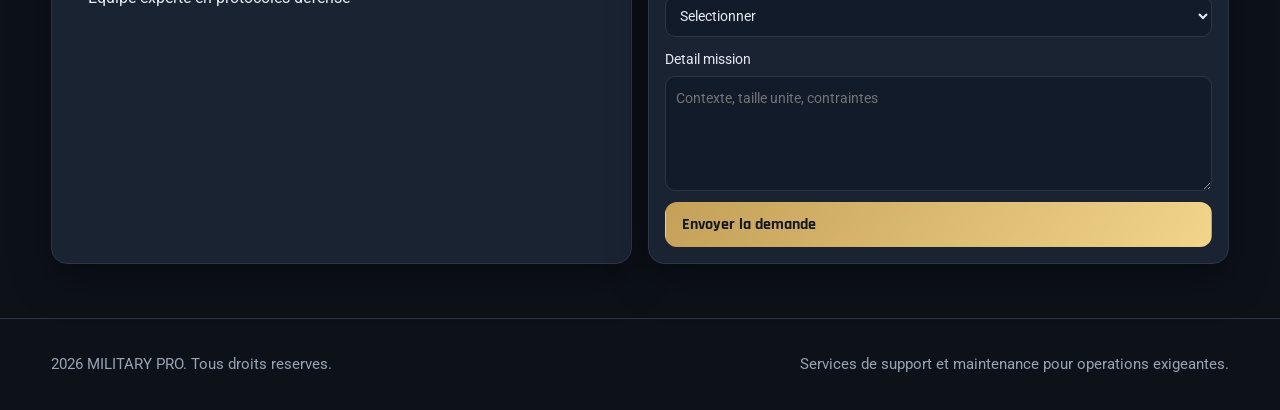
<file: site-léquipement/service.html>
<!-- =============================================================
     service.html — Page services
     Timeline d'intégration, packs de support et formulaire de contact
     Dépendances : styles.css, script.js (panier partagé)
     ============================================================= -->
<!DOCTYPE html>
<html lang="fr">

<head>
  <meta charset="UTF-8">
  <meta name="viewport" content="width=device-width, initial-scale=1.0">
  <meta name="description" content="MILITARY PRO - Services de support, integration, maintenance et formation.">
  <title>MILITARY PRO | Service</title>
  <link rel="preconnect" href="https://fonts.googleapis.com">
  <link rel="preconnect" href="https://fonts.gstatic.com" crossorigin>
  <link
    href="https://fonts.googleapis.com/css2?family=Rajdhani:wght@400;500;600;700&family=Roboto:wght@300;400;500;700&display=swap"
    rel="stylesheet">
  <link rel="stylesheet" href="https://cdnjs.cloudflare.com/ajax/libs/font-awesome/6.4.0/css/all.min.css">
  <link rel="stylesheet" href="styles.css">
</head>

<body>

  <!-- ─── EN-TÊTE & NAVIGATION PRINCIPALE ─────────────────────── -->
  <header class="site-header">
    <div class="container nav-wrap">
      <a href="index.html" class="logo"><i class="fas fa-shield-halved"></i> MILITARY PRO</a>
      <button class="menu-btn" aria-label="Ouvrir le menu" aria-expanded="false">☰</button>
      <nav class="site-nav" id="site-nav">
        <a href="index.html">Accueil</a>
        <a href="categorie.html">Categorie</a>
        <a href="produit.html">Produit</a>
        <a class="is-current" href="service.html">Service</a>
        <a href="contrat.html">Contrat</a>
      </nav>
      <div class="header-actions">
        <a class="icon-btn" href="../index.html" title="Retour au site de l'équipe IRIS"><i
            class="fas fa-arrow-left"></i><span>Equipe IRIS</span></a>
        <button class="icon-btn js-open-cart" type="button"><i class="fas fa-cart-shopping"></i><span>Panier</span><span
            class="badge js-cart-count">0</span></button>
      </div>
    </div>
  </header>

  <!-- ─── CONTENU PRINCIPAL ────────────────────────────────────── -->
  <main>

    <!-- Héros : accroche et description de l'offre de services -->
    <section class="page-hero">
      <div class="container">
        <span class="kicker">Accompagnement</span>
        <h1>Services complets avant, pendant et apres mission</h1>
        <p class="text-muted">Nos equipes couvrent audit operationnel, integration technique, formation et support
          terrain avec SLA adapte.</p>
      </div>
    </section>

    <!-- Timeline : 4 étapes du processus d'intégration -->
    <section class="section">
      <div class="container timeline">
        <article class="card">
          <h3>1. Audit terrain</h3>
          <p class="text-muted">Evaluation des menaces, environnement, volume de personnel et niveau d'exposition.</p>
        </article>
        <article class="card">
          <h3>2. Configuration</h3>
          <p class="text-muted">Parametrage materiel, check de compatibilite et verification pre-deploiement.</p>
        </article>
        <article class="card">
          <h3>3. Formation</h3>
          <p class="text-muted">Prise en main des equipements, maintenance niveau 1 et protocole securite.</p>
        </article>
        <article class="card">
          <h3>4. Suivi operationnel</h3>
          <p class="text-muted">Assistance 24/7, escalade technique, maintenance corrective et reporting.</p>
        </article>
      </div>
    </section>

    <!-- 3 packs de service avec prix et ajout au panier -->
    <section class="section">
      <div class="container cards-grid cards-3">
        <article class="card">
          <h3>Pack Service Standard</h3>
          <p class="text-muted">Support ouvrable, maintenance trimestrielle, suivi inventaire.</p>
          <span class="product-price">1 200,00 EUR / mois</span>
          <button class="btn btn-primary js-add-cart" type="button" data-id="service-standard"
            data-name="Pack Service Standard" data-price="1200">Ajouter au panier</button>
        </article>
        <article class="card">
          <h3>Pack Service Renforce</h3>
          <p class="text-muted">Support 7j/7, stock securite dedie, intervention sous 48h.</p>
          <span class="product-price">2 800,00 EUR / mois</span>
          <button class="btn btn-primary js-add-cart" type="button" data-id="service-renforce"
            data-name="Pack Service Renforce" data-price="2800">Ajouter au panier</button>
        </article>
        <article class="card">
          <h3>Pack Critical Ops</h3>
          <p class="text-muted">Cellule prioritaire, supervision continue, intervention rapide multi-sites.</p>
          <span class="product-price">4 900,00 EUR / mois</span>
          <button class="btn btn-primary js-add-cart" type="button" data-id="service-critical-ops"
            data-name="Pack Critical Ops" data-price="4900">Ajouter au panier</button>
        </article>
      </div>
    </section>

    <!-- Avantages de l'externalisation + formulaire de contact service -->
    <section class="section">
      <div class="container contact-grid">
        <article class="highlight">
          <h2 class="section-title">Pourquoi externaliser votre support</h2>
          <ul class="service-list">
            <li>Reduction du temps d'arret operationnel</li>
            <li>Traitees prioritaires des incidents critiques</li>
            <li>Visibilite complete sur le cycle de vie materiel</li>
            <li>Equipe experte en protocoles defense</li>
          </ul>
        </article>
        <form class="contact-form" aria-label="Demande service">
          <label>Organisation
            <input type="text" required placeholder="Nom de l'organisation">
          </label>
          <label>Email
            <input type="email" required placeholder="contact@organisation.com">
          </label>
          <label>Besoin principal
            <select required>
              <option value="">Selectionner</option>
              <option>Support 24/7</option>
              <option>Formation equipe</option>
              <option>Maintenance preventive</option>
              <option>Pack complet</option>
            </select>
          </label>
          <label>Detail mission
            <textarea rows="4" required placeholder="Contexte, taille unite, contraintes"></textarea>
          </label>
          <button class="btn btn-primary" type="submit">Envoyer la demande</button>
        </form>
      </div>
    </section>
  </main>

  <!-- ─── PIED DE PAGE ─────────────────────────────────────────── -->
  <footer class="site-footer">
    <div class="container footer-wrap">
      <p>2026 MILITARY PRO. Tous droits reserves.</p>
      <p>Services de support et maintenance pour operations exigeantes.</p>
    </div>
  </footer>

  <!-- ─── TIROIR PANIER (partagé sur toutes les pages) ──────────── -->
  <div class="cart-backdrop" id="cart-backdrop"></div>
  <aside class="cart-drawer" id="cart-drawer" aria-hidden="true">
    <header class="cart-header">
      <div class="cart-title-row">
        <h2 class="section-title">Votre panier</h2>
        <button class="icon-btn js-close-cart" type="button">Fermer</button>
      </div>
      <p class="text-muted">Le panier est partage entre toutes les pages.</p>
    </header>
    <div class="cart-body">
      <ul class="cart-list" id="cart-list"></ul>
    </div>
    <footer class="cart-footer">
      <p class="cart-summary">Articles: <strong id="cart-items-total">0</strong></p>
      <p class="cart-summary">Total: <strong id="cart-price-total">0 EUR</strong></p>
      <div class="hero-actions">
        <button class="btn btn-outline" id="clear-cart" type="button">Vider</button>
        <button class="btn btn-primary" id="checkout-cart" type="button">Valider</button>
      </div>
    </footer>
  </aside>

  <!-- Toast de notification + script partagé (menu, panier, filtres) -->
  <div class="toast" id="toast"></div>
  <script src="script.js"></script>
</body>

</html>
</file>
<file: site-léquipement/styles.css>
/* =================================================================
   styles.css — Feuille de style partagée (thème militaire sombre)
   Accent or : #c4a058 — Fond principal : #0d1219
   ================================================================= */

/* ── Variables / Design Tokens ────────────────────────────────────────────── */

:root {
  --bg: #0d1219;
  --bg-soft: #111a25;
  --panel: #1a2332;
  --ink: #e7ebf2;
  --muted: #98a3b5;
  --line: #2b3649;
  --accent: #c4a058;
  --accent-hover: #d9b56a;
  --success: #16a34a;
  --warning: #f59e0b;
  --danger: #ef4444;
  --shadow: 0 16px 40px rgba(0, 0, 0, 0.35);
}

/* ── Réinitialisation & base ───────────────────────────────────────────── */

* {
  box-sizing: border-box;
}

html {
  scroll-behavior: smooth;
}

body {
  margin: 0;
  font-family: "Roboto", sans-serif;
  line-height: 1.6;
  color: var(--ink);
  background:
    radial-gradient(circle at 12% 0%, rgba(196, 160, 88, 0.16), transparent 25%),
    radial-gradient(circle at 90% 6%, rgba(255, 255, 255, 0.08), transparent 20%),
    var(--bg);
}

img {
  max-width: 100%;
  display: block;
}

/* ── Conteneur central ─────────────────────────────────────────────── */

.container {
  width: min(1280px, 92%);
  margin: 0 auto;
}

/* ── En-tête & Navigation ──────────────────────────────────────────── */

.site-header {
  position: sticky;
  top: 0;
  z-index: 30;
  border-bottom: 1px solid var(--line);
  background: rgba(13, 18, 25, 0.9);
  backdrop-filter: blur(8px);
}

.nav-wrap {
  min-height: 74px;
  display: flex;
  align-items: center;
  justify-content: space-between;
  gap: 1rem;
}

.logo {
  color: var(--accent);
  text-decoration: none;
  font-family: "Rajdhani", sans-serif;
  letter-spacing: 0.08em;
  font-weight: 700;
  font-size: 1.75rem;
  display: inline-flex;
  align-items: center;
  gap: 0.55rem;
}

.site-nav {
  display: flex;
  align-items: center;
  gap: 0.4rem;
}

.site-nav a {
  text-decoration: none;
  color: var(--muted);
  font-family: "Rajdhani", sans-serif;
  font-weight: 600;
  letter-spacing: 0.04em;
  padding: 0.45rem 0.85rem;
  border-radius: 999px;
}

.site-nav a:hover,
.site-nav a.is-current {
  color: var(--ink);
  background: rgba(196, 160, 88, 0.2);
}

.header-actions {
  display: flex;
  align-items: center;
  gap: 0.6rem;
}

.icon-btn {
  border: 1px solid var(--line);
  background: var(--bg-soft);
  color: var(--ink);
  border-radius: 999px;
  padding: 0.45rem 0.8rem;
  cursor: pointer;
  font-family: "Rajdhani", sans-serif;
  font-weight: 700;
  display: inline-flex;
  align-items: center;
  gap: 0.45rem;
}

.icon-btn:hover {
  border-color: var(--accent);
}

.badge {
  min-width: 1.2rem;
  height: 1.2rem;
  border-radius: 999px;
  background: var(--accent);
  color: #14181f;
  display: inline-flex;
  align-items: center;
  justify-content: center;
  font-size: 0.75rem;
  padding: 0 0.35rem;
}

.menu-btn {
  display: none;
  border: 1px solid var(--line);
  background: var(--bg-soft);
  color: var(--ink);
  border-radius: 10px;
  padding: 0.4rem 0.65rem;
  font-size: 1.1rem;
  cursor: pointer;
}

/* ── Héros & Page Héros ───────────────────────────────────────────── */

.hero,
.page-hero {
  padding: 4.8rem 0 3rem;
}

.hero-grid {
  display: grid;
  grid-template-columns: 1.2fr 1fr;
  gap: 1.2rem;
  align-items: end;
}

.kicker {
  display: inline-block;
  color: var(--accent);
  text-transform: uppercase;
  font-size: 0.82rem;
  letter-spacing: 0.12em;
  font-weight: 700;
  margin-bottom: 0.45rem;
}

/* ── Typographie ─────────────────────────────────────────────────── */

h1,
h2,
h3,
h4 {
  margin-top: 0;
  font-family: "Rajdhani", sans-serif;
  line-height: 1.18;
}

h1 {
  font-size: clamp(2rem, 4.2vw, 3.9rem);
  margin-bottom: 0.8rem;
}

.section {
  padding: 3.4rem 0;
}

.section-title {
  font-size: clamp(1.55rem, 3vw, 2.5rem);
  margin-bottom: 1rem;
}

/* ── Panneaux & Cartes ───────────────────────────────────────────── */

.hero-panel,
.card,
.table-wrap,
.contact-form,
.metric,
.cart-drawer,
.highlight {
  background: var(--panel);
  border: 1px solid var(--line);
  border-radius: 16px;
  box-shadow: var(--shadow);
}

.hero-panel,
.card,
.highlight {
  padding: 1.15rem;
}

.hero-panel ul,
.service-list {
  margin: 0.8rem 0 0;
  padding-left: 1.1rem;
}

.hero-actions {
  margin-top: 1rem;
  display: flex;
  flex-wrap: wrap;
  gap: 0.65rem;
}

/* ── Boutons ────────────────────────────────────────────────────── */

.btn {
  border: 1px solid transparent;
  border-radius: 12px;
  padding: 0.68rem 1rem;
  cursor: pointer;
  font-family: "Rajdhani", sans-serif;
  font-size: 1rem;
  font-weight: 700;
  text-decoration: none;
  display: inline-flex;
  align-items: center;
  gap: 0.5rem;
}

.btn-primary {
  color: #14181f;
  background: linear-gradient(125deg, var(--accent), #f2d48b);
}

.btn-primary:hover {
  background: linear-gradient(125deg, var(--accent-hover), #f7dd9d);
}

.btn-outline {
  color: var(--ink);
  border-color: var(--line);
  background: var(--bg-soft);
}

.btn-outline:hover {
  border-color: var(--accent);
}

/* ── Systèmes de grilles ──────────────────────────────────────────── */

.cards-grid {
  display: grid;
  gap: 1rem;
}

.cards-2 {
  grid-template-columns: repeat(2, minmax(0, 1fr));
}

.cards-3 {
  grid-template-columns: repeat(3, minmax(0, 1fr));
}

.cards-4 {
  grid-template-columns: repeat(4, minmax(0, 1fr));
}

/* ── Feature Cards & Métriques ────────────────────────────────────── */

.feature-grid {
  display: grid;
  grid-template-columns: repeat(3, minmax(0, 1fr));
  gap: 1rem;
}

.feature-card {
  background: linear-gradient(165deg, #1b2737, #141d2a);
  border: 1px solid var(--line);
  border-radius: 16px;
  padding: 1.1rem;
}

.feature-card i {
  color: var(--accent);
  font-size: 1.45rem;
}

.text-muted {
  color: var(--muted);
}

.metrics {
  display: grid;
  grid-template-columns: repeat(3, minmax(0, 1fr));
  gap: 0.7rem;
  margin-top: 0.8rem;
}

.metric {
  padding: 0.8rem;
  text-align: center;
}

.metric strong {
  display: block;
  color: var(--accent);
  font-family: "Rajdhani", sans-serif;
  font-size: 1.45rem;
}

/* ── Pills / Étiquettes ───────────────────────────────────────────── */

.pill-row {
  display: flex;
  flex-wrap: wrap;
  gap: 0.5rem;
}

.pill {
  border: 1px solid var(--line);
  border-radius: 999px;
  padding: 0.33rem 0.72rem;
  color: var(--muted);
  font-size: 0.88rem;
}

/* ── Tableau comparatif ──────────────────────────────────────────── */

.table-wrap {
  overflow-x: auto;
}

table {
  width: 100%;
  border-collapse: collapse;
}

th,
td {
  text-align: left;
  padding: 0.75rem;
  border-bottom: 1px solid var(--line);
}

th {
  color: #cfdaeb;
}

td {
  color: var(--muted);
}

/* ── Barre de filtres produits ────────────────────────────────────── */

.filters {
  display: flex;
  flex-wrap: wrap;
  gap: 0.55rem;
}

.filter-btn,
.sort-select,
.search-input {
  border: 1px solid var(--line);
  background: var(--bg-soft);
  color: var(--ink);
  border-radius: 999px;
  padding: 0.42rem 0.9rem;
  font-family: "Rajdhani", sans-serif;
  font-weight: 700;
}

.filter-btn {
  cursor: pointer;
}

.filter-btn.is-active {
  background: rgba(196, 160, 88, 0.2);
  border-color: var(--accent);
}

.search-input,
.sort-select {
  border-radius: 10px;
}

/* ── Cartes Produits ─────────────────────────────────────────────── */

.product {
  display: block;
  padding: 0;
  overflow: hidden;
}

.product-img-link {
  display: block;
  overflow: hidden;
  border-radius: 12px 12px 0 0;
}

.product-card-img {
  width: 100%;
  height: 200px;
  object-fit: cover;
  display: block;
  transition: transform 0.35s ease;
}

.product-img-link:hover .product-card-img {
  transform: scale(1.04);
}

.product .tag,
.product h3,
.product .text-muted,
.product .product-price,
.product .hero-actions {
  padding-left: 1rem;
  padding-right: 1rem;
}

.product .hero-actions {
  padding-bottom: 1rem;
}

.product .tag {
  display: inline-block;
  background: rgba(196, 160, 88, 0.15);
  color: var(--accent);
  border-radius: 999px;
  padding: 0.2rem 0.55rem;
  font-size: 0.75rem;
  margin-bottom: 0.4rem;
}

.product-link {
  color: var(--ink);
  text-decoration: none;
}

.product-link:hover {
  color: var(--accent);
}

.product-price {
  display: block;
  color: var(--accent);
  font-size: 1.25rem;
  font-family: "Rajdhani", sans-serif;
  font-weight: 700;
  margin: 0.35rem 0 0.7rem;
}

/* ── Timeline (page services) ────────────────────────────────────── */

.timeline {
  display: grid;
  gap: 0.8rem;
}

.timeline .card {
  border-left: 4px solid rgba(196, 160, 88, 0.7);
}

/* ── Grille & Formulaire de contact ───────────────────────────────── */

.contact-grid {
  display: grid;
  grid-template-columns: 1fr 1fr;
  gap: 1rem;
}

.contact-form {
  padding: 1rem;
  display: grid;
  gap: 0.7rem;
}

.contact-form label {
  display: grid;
  gap: 0.3rem;
  font-size: 0.9rem;
}

.contact-form input,
.contact-form select,
.contact-form textarea {
  width: 100%;
  border: 1px solid var(--line);
  border-radius: 10px;
  padding: 0.64rem;
  font: inherit;
  color: var(--ink);
  background: #111b29;
}

/* ── Pied de page ────────────────────────────────────────────────── */

.site-footer {
  padding: 1.2rem 0;
  border-top: 1px solid var(--line);
}

.footer-wrap {
  display: flex;
  flex-wrap: wrap;
  justify-content: space-between;
  gap: 0.85rem;
  font-size: 0.92rem;
  color: var(--muted);
}

/* ── Tiroir panier ───────────────────────────────────────────────── */

.cart-drawer {
  position: fixed;
  top: 0;
  right: 0;
  height: 100dvh;
  width: min(440px, 95vw);
  z-index: 60;
  transform: translateX(110%);
  transition: transform 0.25s ease;
  border-radius: 0;
  display: grid;
  grid-template-rows: auto 1fr auto;
}

.cart-drawer.is-open {
  transform: translateX(0);
}

.cart-header,
.cart-footer {
  padding: 1rem;
  border-bottom: 1px solid var(--line);
}

.cart-footer {
  border-bottom: 0;
  border-top: 1px solid var(--line);
}

.cart-title-row {
  display: flex;
  align-items: center;
  justify-content: space-between;
  gap: 0.7rem;
}

.cart-body {
  overflow: auto;
  padding: 1rem;
}

.cart-list {
  list-style: none;
  margin: 0;
  padding: 0;
  display: grid;
  gap: 0.65rem;
}

.cart-item {
  border: 1px solid var(--line);
  border-radius: 12px;
  background: #121c2a;
  padding: 0.65rem;
  display: grid;
  grid-template-columns: 1fr auto;
  gap: 0.5rem;
}

.cart-item small {
  color: var(--muted);
}

.cart-item-actions {
  display: inline-flex;
  align-items: center;
  gap: 0.45rem;
}

.cart-item-actions button {
  border: 1px solid var(--line);
  background: transparent;
  color: var(--ink);
  border-radius: 999px;
  cursor: pointer;
  padding: 0.2rem 0.55rem;
  font-weight: 700;
}

.cart-summary {
  color: var(--muted);
  font-size: 0.95rem;
}

.cart-backdrop {
  position: fixed;
  inset: 0;
  background: rgba(0, 0, 0, 0.52);
  z-index: 50;
  opacity: 0;
  pointer-events: none;
  transition: opacity 0.25s ease;
}

.cart-backdrop.is-open {
  opacity: 1;
  pointer-events: auto;
}

/* ── Toast / Notification ─────────────────────────────────────────── */

.toast {
  position: fixed;
  left: 50%;
  bottom: 1.2rem;
  transform: translateX(-50%) translateY(24px);
  background: #172234;
  border: 1px solid var(--line);
  border-radius: 999px;
  padding: 0.55rem 1rem;
  z-index: 80;
  opacity: 0;
  transition: all 0.28s ease;
}

.toast.is-show {
  opacity: 1;
  transform: translateX(-50%) translateY(0);
}

/* ── Responsive — tablette ( ≤ 1100 px ) ─────────────────────────── */

@media (max-width: 1100px) {
  .hero-grid,
  .feature-grid,
  .contact-grid,
  .metrics {
    grid-template-columns: 1fr;
  }

  .cards-4 {
    grid-template-columns: repeat(2, minmax(0, 1fr));
  }

  .cards-3 {
    grid-template-columns: repeat(2, minmax(0, 1fr));
  }
}

/* ── Responsive — mobile ( ≤ 840 px ) ───────────────────────────── */

@media (max-width: 840px) {
  .menu-btn {
    display: inline-flex;
    align-items: center;
  }

  .site-nav {
    position: absolute;
    top: 74px;
    right: 4%;
    width: min(320px, 92vw);
    display: none;
    flex-direction: column;
    align-items: stretch;
    padding: 0.65rem;
    border: 1px solid var(--line);
    border-radius: 12px;
    background: var(--panel);
  }

  .site-nav.is-open {
    display: flex;
  }

  .header-actions .icon-btn span:not(.badge) {
    display: none;
  }

  .cards-4,
  .cards-3,
  .cards-2 {
    grid-template-columns: 1fr;
  }
}

/* ── Fil d'Ariane ─────────────────────────────────────────────────── */

.breadcrumb-bar {
  padding: 0.75rem 0;
  border-bottom: 1px solid var(--line);
  background: var(--bg-soft);
}

.breadcrumb {
  display: flex;
  flex-wrap: wrap;
  align-items: center;
  gap: 0.4rem;
  font-size: 0.88rem;
}

.breadcrumb a {
  color: var(--muted);
  text-decoration: none;
}

.breadcrumb a:hover {
  color: var(--accent);
}

.breadcrumb span:not(.bc-sep) {
  color: var(--ink);
  font-weight: 600;
}

.bc-sep {
  color: var(--line);
  font-size: 0.7rem;
}

/* ── Fiche Produit — Grille principale ────────────────────────────── */

.product-detail-section {
  padding-top: 2rem;
}

.pd-grid {
  display: grid;
  grid-template-columns: 1fr 1fr;
  gap: 2.5rem;
  align-items: start;
  margin-bottom: 2.5rem;
}

/* ── Galerie image ───────────────────────────────────────────────── */

.pd-gallery {
  position: sticky;
  top: 90px;
}

.pd-img-main {
  background: var(--panel);
  border: 1px solid var(--line);
  border-radius: 16px;
  aspect-ratio: 1 / 1;
  display: flex;
  align-items: center;
  justify-content: center;
  overflow: hidden;
}

.pd-img-placeholder {
  display: flex;
  align-items: center;
  justify-content: center;
  width: 100%;
  height: 100%;
  background: linear-gradient(145deg, #151f2e, #1e2d40);
}

.pd-img-placeholder i {
  font-size: clamp(5rem, 14vw, 9rem);
  color: var(--accent);
  opacity: 0.55;
}

.pd-img-real {
  width: 100%;
  height: 100%;
  object-fit: cover;
  display: block;
  border-radius: 16px;
}

.pd-img-thumbs {
  display: flex;
  gap: 0.6rem;
  margin-top: 0.8rem;
}

.pd-thumb {
  flex: 1;
  aspect-ratio: 1 / 1;
  background: var(--panel);
  border: 1px solid var(--line);
  border-radius: 10px;
  display: flex;
  align-items: center;
  justify-content: center;
  cursor: pointer;
  font-size: 1.3rem;
  color: var(--muted);
  transition: border-color 0.18s;
}

.pd-thumb:hover,
.pd-thumb.is-active {
  border-color: var(--accent);
  color: var(--accent);
}

/* ── Infos produit ───────────────────────────────────────────────── */

.pd-info {
  display: flex;
  flex-direction: column;
  gap: 1.1rem;
}

.pd-title {
  font-size: clamp(1.6rem, 3vw, 2.6rem);
  margin: 0;
  line-height: 1.15;
}

/* Étoiles & avis */
.pd-rating-row {
  display: flex;
  align-items: center;
  gap: 0.5rem;
  flex-wrap: wrap;
}

.pd-stars {
  color: var(--accent);
  font-size: 1.05rem;
  display: inline-flex;
  gap: 0.12rem;
}

.pd-rating-val {
  font-family: "Rajdhani", sans-serif;
  font-weight: 700;
  font-size: 1.1rem;
  color: var(--accent);
}

.pd-reviews {
  font-size: 0.9rem;
}

/* Prix */
.pd-price-block {
  display: flex;
  align-items: baseline;
  gap: 0.85rem;
  flex-wrap: wrap;
  padding: 0.9rem 1rem;
  background: var(--bg-soft);
  border: 1px solid var(--line);
  border-radius: 12px;
}

.pd-price {
  font-family: "Rajdhani", sans-serif;
  font-size: clamp(1.8rem, 4vw, 2.6rem);
  font-weight: 700;
  color: var(--accent);
  line-height: 1;
}

.pd-vat {
  font-size: 0.82rem;
}

/* Points forts */
.pd-highlights {
  list-style: none;
  margin: 0;
  padding: 0;
  display: grid;
  gap: 0.45rem;
}

.pd-highlights li {
  display: flex;
  gap: 0.55rem;
  font-size: 0.95rem;
  color: var(--muted);
}

.pd-highlights li i {
  color: var(--success);
  margin-top: 0.18rem;
  flex-shrink: 0;
}

/* Stock */
.pd-stock {
  display: flex;
  align-items: center;
  gap: 0.5rem;
  font-size: 0.92rem;
}

/* Sélecteur quantité */
.pd-actions {
  display: flex;
  align-items: flex-end;
  gap: 0.8rem;
  flex-wrap: wrap;
}

.pd-qty-wrap {
  display: flex;
  flex-direction: column;
  gap: 0.3rem;
}

.pd-qty-label {
  font-size: 0.82rem;
  color: var(--muted);
  font-weight: 600;
  text-transform: uppercase;
  letter-spacing: 0.06em;
}

.pd-qty-ctrl {
  display: flex;
  align-items: center;
  border: 1px solid var(--line);
  border-radius: 12px;
  overflow: hidden;
  background: var(--bg-soft);
}

.pd-qty-btn {
  border: none;
  background: transparent;
  color: var(--ink);
  cursor: pointer;
  padding: 0.55rem 0.85rem;
  font-size: 1.1rem;
  font-weight: 700;
  transition: background 0.15s;
}

.pd-qty-btn:hover {
  background: rgba(196, 160, 88, 0.12);
  color: var(--accent);
}

.pd-qty-input {
  width: 3rem;
  border: none;
  background: transparent;
  color: var(--ink);
  text-align: center;
  font-family: "Rajdhani", sans-serif;
  font-size: 1rem;
  font-weight: 700;
  padding: 0;
  -moz-appearance: textfield;
}

.pd-qty-input::-webkit-outer-spin-button,
.pd-qty-input::-webkit-inner-spin-button {
  -webkit-appearance: none;
}

.pd-btn-cart {
  flex: 1;
  min-width: 180px;
  justify-content: center;
  font-size: 1.05rem;
  padding: 0.75rem 1.2rem;
}

/* Badges avantages */
.pd-badges {
  display: flex;
  flex-wrap: wrap;
  gap: 0.55rem;
}

.pd-badge {
  display: inline-flex;
  align-items: center;
  gap: 0.4rem;
  font-size: 0.82rem;
  color: var(--muted);
  border: 1px solid var(--line);
  border-radius: 999px;
  padding: 0.28rem 0.7rem;
}

.pd-badge i {
  color: var(--accent);
}

/* ── Onglets ──────────────────────────────────────────────────────── */

.pd-tabs-bar {
  display: flex;
  gap: 0.4rem;
  border-bottom: 1px solid var(--line);
  margin-bottom: 1.2rem;
  flex-wrap: wrap;
}

.pd-tab-btn {
  border: none;
  background: transparent;
  color: var(--muted);
  font-family: "Rajdhani", sans-serif;
  font-size: 1rem;
  font-weight: 700;
  padding: 0.65rem 1rem;
  cursor: pointer;
  border-bottom: 2px solid transparent;
  transition: color 0.18s, border-color 0.18s;
  letter-spacing: 0.03em;
}

.pd-tab-btn:hover {
  color: var(--ink);
}

.pd-tab-btn.is-active {
  color: var(--accent);
  border-bottom-color: var(--accent);
}

.pd-tab-content {
  margin-bottom: 2rem;
}

/* Specs table dans la fiche produit */
#pd-specs-table td:first-child {
  color: var(--ink);
  width: 40%;
}

/* ── Responsive fiche produit — tablette ──────────────────────────── */

@media (max-width: 1100px) {
  .pd-grid {
    grid-template-columns: 1fr;
    gap: 1.5rem;
  }

  .pd-gallery {
    position: static;
    max-width: 500px;
    margin: 0 auto;
    width: 100%;
  }
}

@media (max-width: 840px) {
  .pd-actions {
    flex-direction: column;
    align-items: stretch;
  }

  .pd-btn-cart {
    min-width: 0;
  }

  .pd-tabs-bar {
    gap: 0;
  }

  .pd-tab-btn {
    flex: 1;
    text-align: center;
    font-size: 0.9rem;
    padding: 0.55rem 0.5rem;
  }
}
</file>
